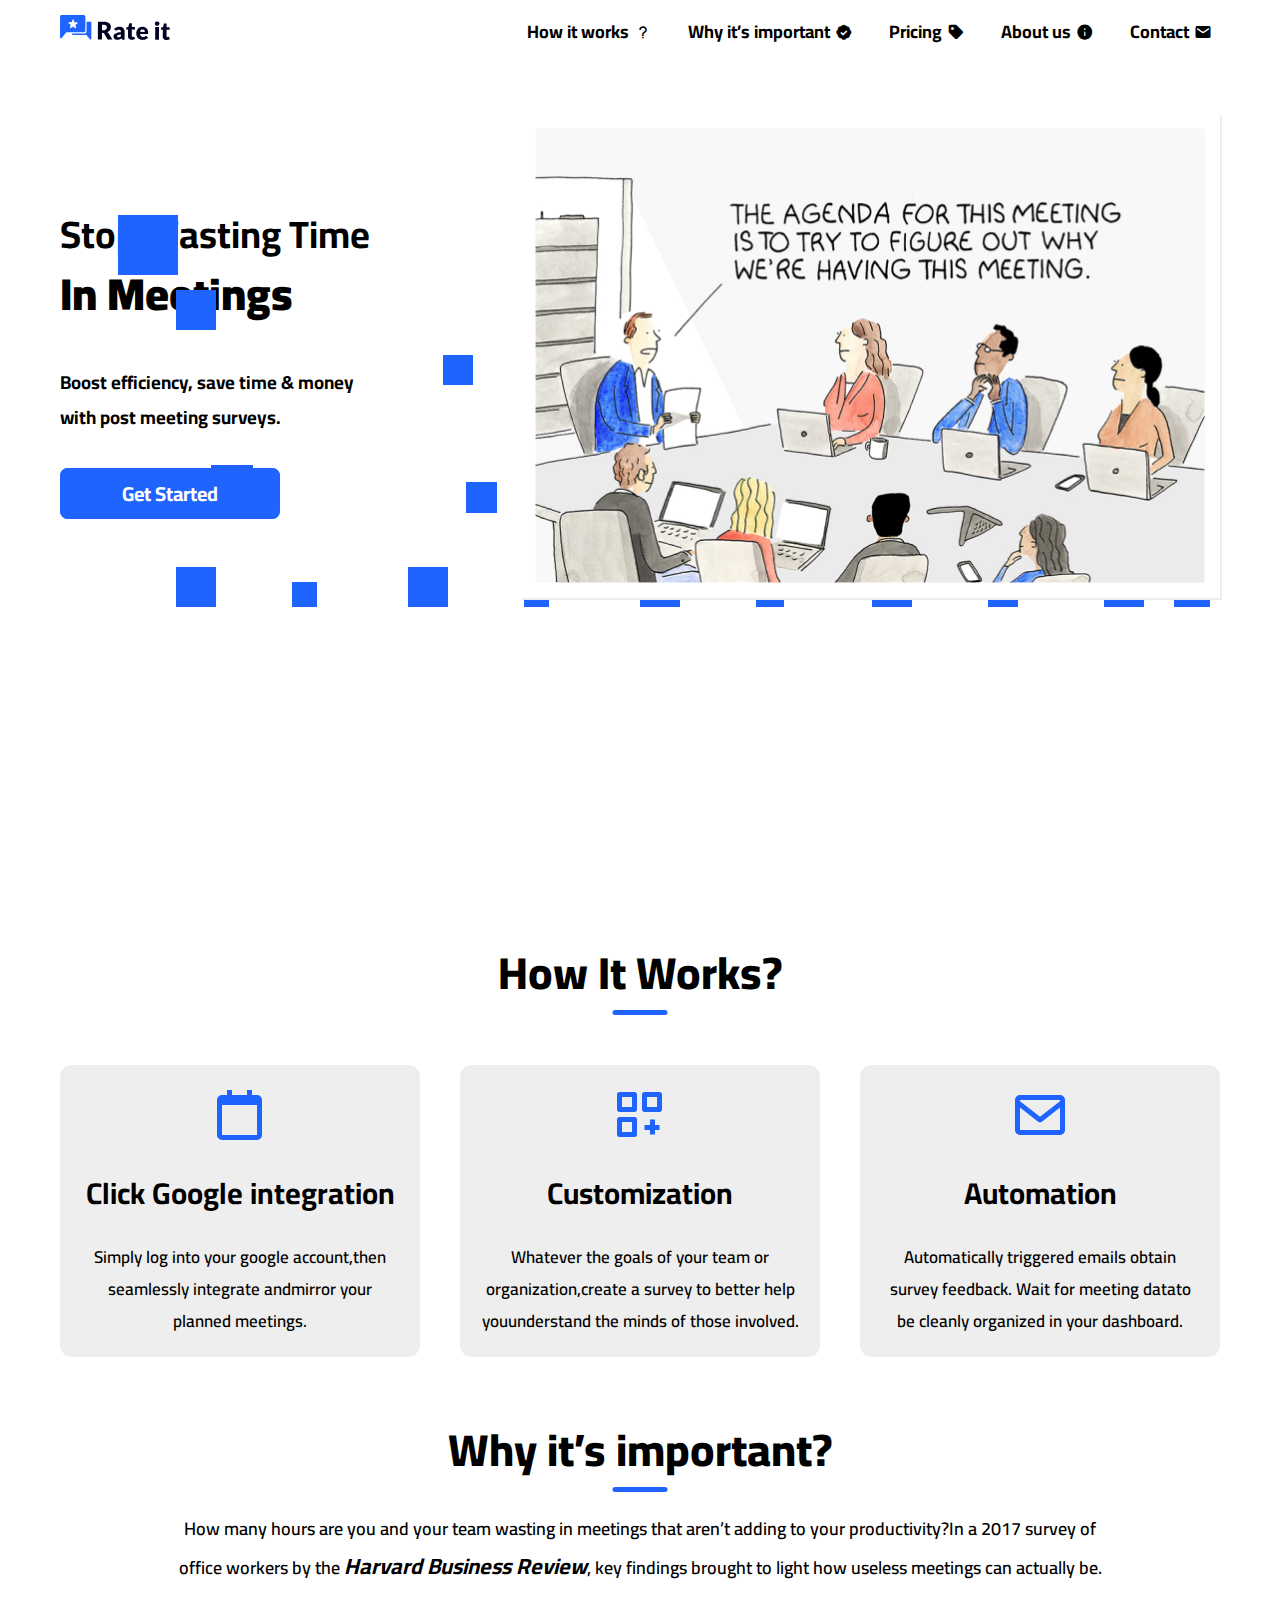
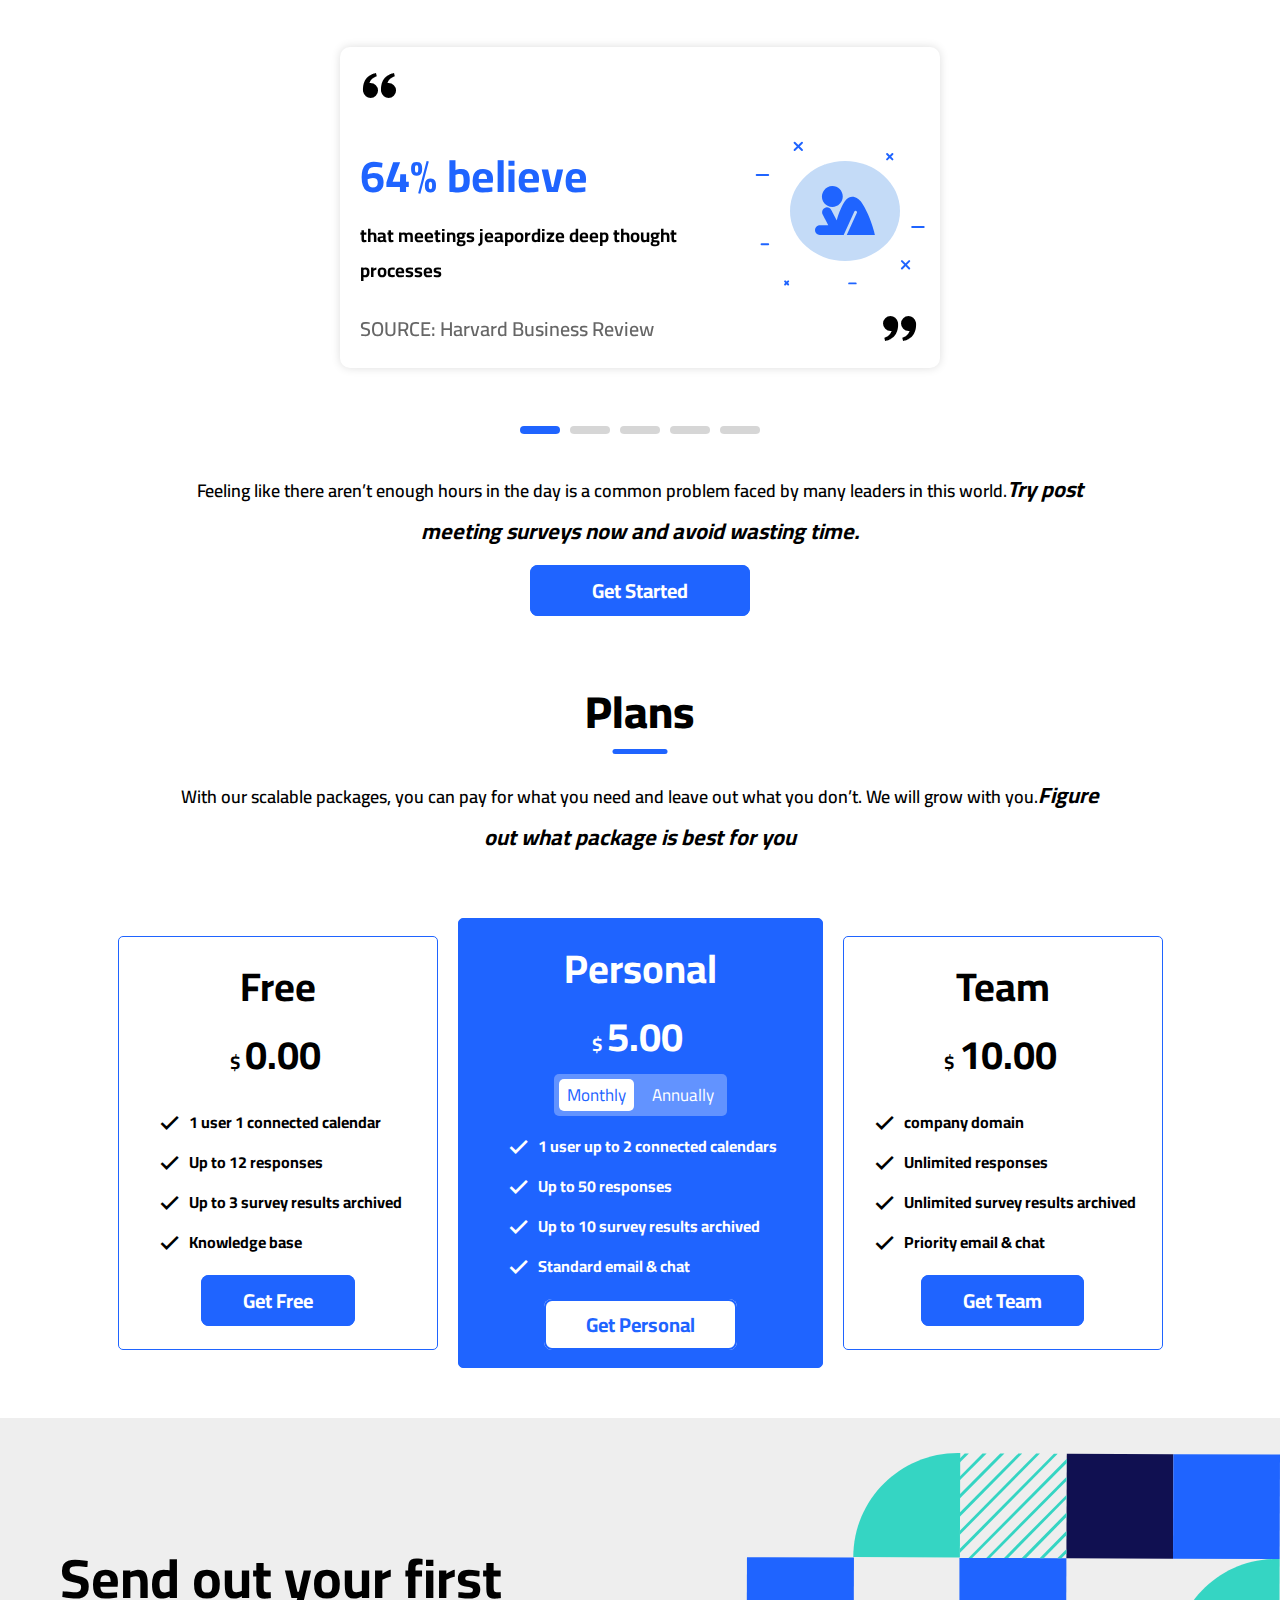
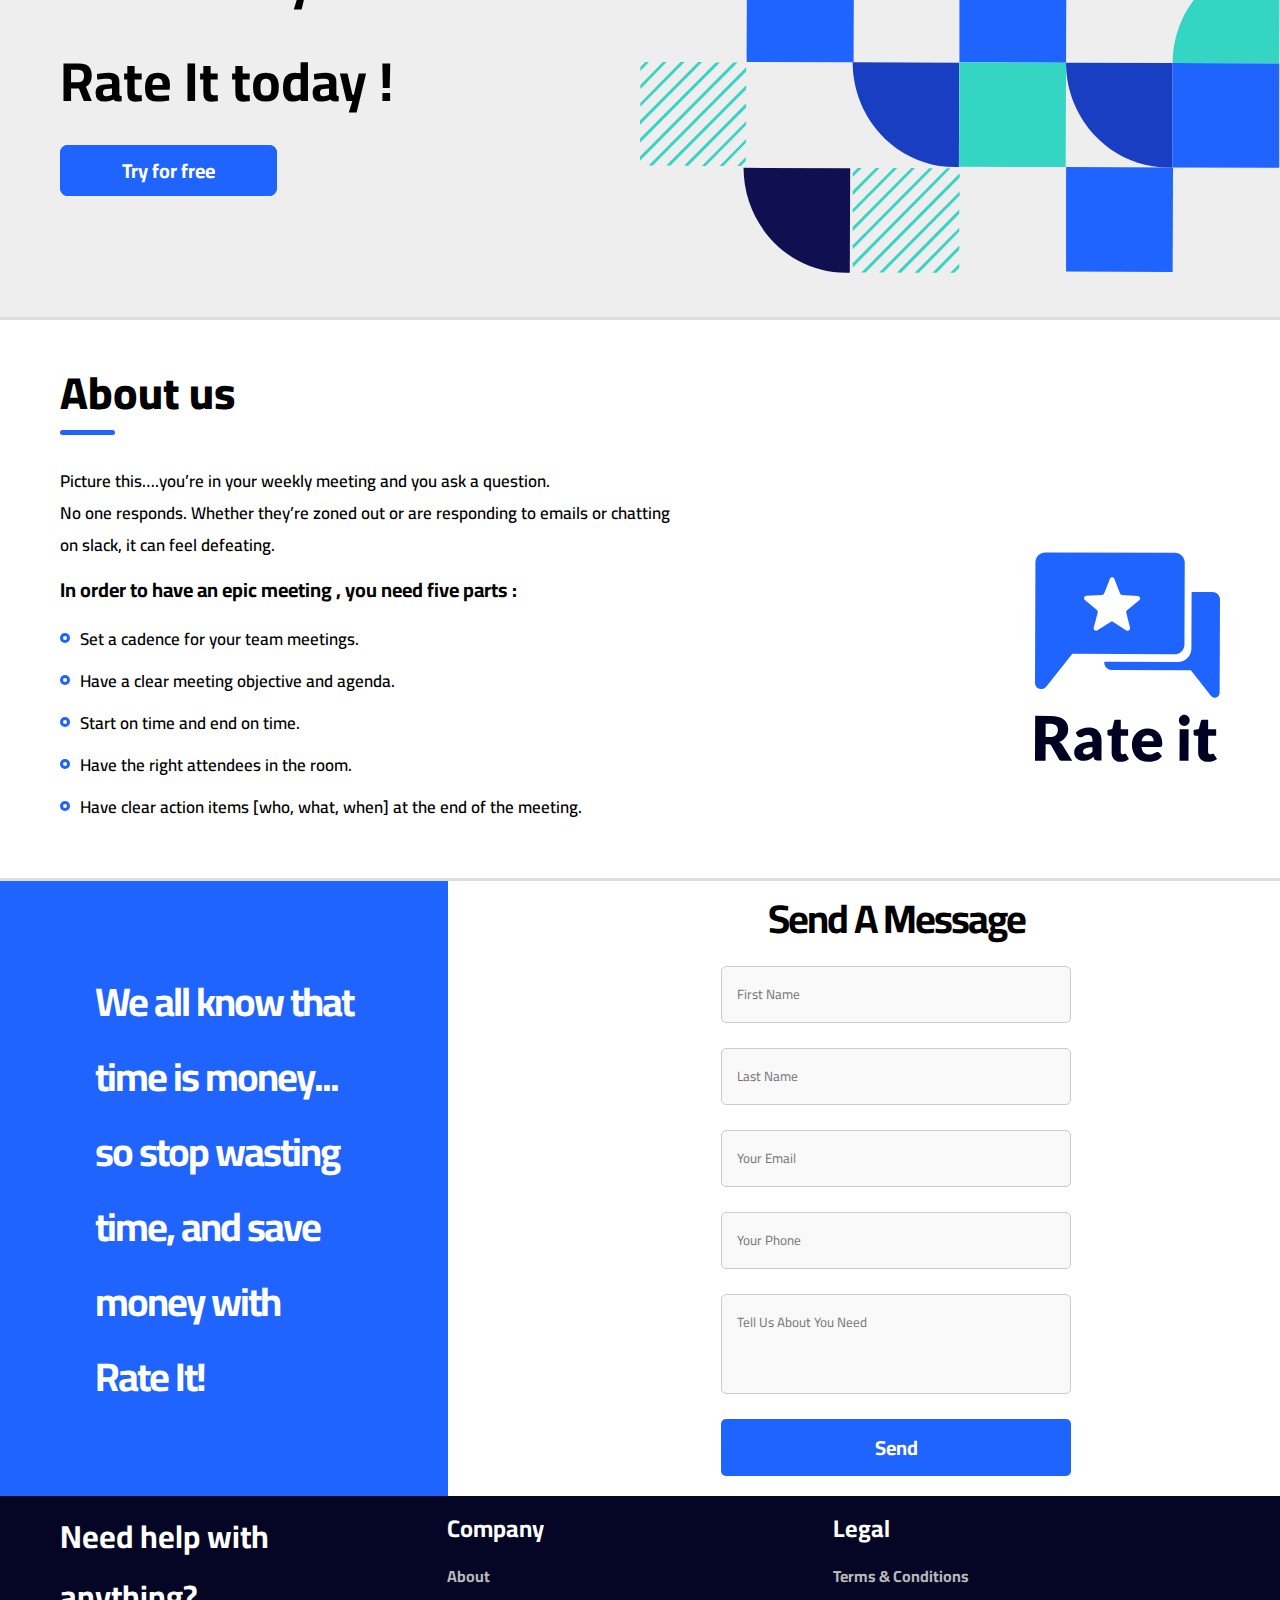
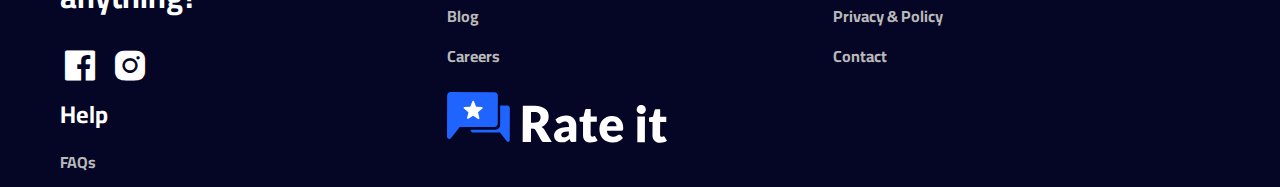
<file: index.html>
<!DOCTYPE html>
<html lang="en">
<head>
    <meta charset="UTF-8">
    <meta name="viewport" content="width=device-width, initial-scale=1.0">
    <link rel="preconnect" href="https://fonts.googleapis.com">
    <link rel="preconnect" href="https://fonts.gstatic.com" crossorigin>
    <link href="https://fonts.googleapis.com/css2?family=Cairo:wght@200..1000&display=swap" rel="stylesheet">
    <link href="https://unpkg.com/boxicons@2.1.4/css/boxicons.min.css" rel="stylesheet">
    <link rel="icon" href="Images/LOGO-ICON.svg">
    <link rel="stylesheet" href="CSS/owl.theme.default.min.css">
    <link rel="stylesheet" href="CSS/owl.carousel.min.css">
    <link rel="stylesheet" href="CSS/style.css">
    <title>Rate It</title>
</head>
<body>
    <div class="sections-container">
        <section class="section-one container" id="section-one">
            <header>
                <div class="logo">
                    <a href="#section-one">
                        <img src="Images/LOGO.svg" alt="">
                    </a>
                </div>
                <div class="navbar">
                    <ul>
                        <li>
                            <a href="#section-two">How it works <i class='bx bx-question-mark'></i></a>
                        </li>
                        <li>
                            <a href="#section-three">Why it’s important <i class='bx bxs-badge-check'></i></a>
                        </li>
                        <li>
                            <a href="#section-four">Pricing <i class='bx bxs-purchase-tag' ></i></a>
                        </li>
                        <li>
                            <a href="#section-six">About us <i class='bx bxs-info-circle'></i></a>
                        </li>
                        <li>
                            <a href="#section-seven">Contact <i class='bx bxs-envelope' ></i></a>
                        </li>
                    </ul>
                </div>
                <div class="bx bx-menu" id="menu-icon">
                </div>
            </header>
            <div class="section-one-content">
                <div class="section-one-text">
                    <h1>Stop Wasting Time<br>
                        <span>In Meetings</span>
                    </h1>
                    <h3>Boost efficiency, save time & money <br> with post meeting surveys.</h3>
                    <div class="section-one-button">
                        <a href="overview.html">Get Started</a>
                    </div>
                </div>
                <div class="section-one-image">
                    <img src="Images/CARTOON.png" alt="">
                </div>
                <div class="circles container">
                    <div></div>
                    <div></div>
                    <div></div>
                    <div></div>
                    <div></div>
                    <div></div>
                    <div></div>
                    <div></div>
                    <div></div>
                    <div></div>
                    <div></div>
                    <div></div>
                    <div></div>
                    <div></div>
                    <div></div>
                    <div></div>
                    <div></div>
                    <div></div>
                    <div></div>
                    <div></div>
                    <div></div>
                </div>
            </div>
        </section>
        <section class="section-two container" id="section-two">
            <h1>How It Works?</h1>
            <div class="section-two-container">
                <div class="section-two-box">
                    <i class='bx bx-calendar-alt' ></i>
                    <h2>Click Google integration</h2>
                    <p>Simply log into your google account,then seamlessly integrate andmirror your planned meetings.</p>
                </div>
                <div class="section-two-box">
                    <i class='bx bx-customize' ></i>
                    <h2>Customization</h2>
                    <p>Whatever the goals of your team or organization,create a survey to better help youunderstand the minds of those involved. </p>
                </div>
                <div class="section-two-box">
                    <i class='bx bx-envelope' ></i>
                    <h2>Automation</h2>
                    <p>Automatically triggered emails obtain survey feedback. Wait for meeting datato be cleanly organized in your dashboard.</p>
                </div>
            </div>
        </section>
        <section class="section-three container" id="section-three">
            <h1>Why it’s important?</h1>
            <p>How many hours are you and your team wasting in meetings that aren’t adding to your productivity?In a 2017 survey of office workers by the <span>Harvard Business Review</span>, key findings brought to light how useless meetings can actually be.</p>
            <div class="section-three-container owl-carousel owl-theme">
                <div class="section-three-box item">
                    <i class='bx bxs-quote-alt-left'></i>
                    <div class="section-three-text">
                        <h3><span>64% believe <br></span>that meetings jeapordize deep thought processes</h3>
                        <div class="section-three-image">
                            <img src="Images/Section3IMG1.svg" alt="">
                            <img src="Images/SECTION3BG.svg" class="sec3BG" alt="">
                        </div>
                    </div>
                    <div class="section-three-source">
                        <span>SOURCE: Harvard Business Review</span>
                        <i class='bx bxs-quote-alt-right'></i>
                    </div>
                </div>
                <div class="section-three-box item">
                    <i class='bx bxs-quote-alt-left'></i>
                    <div class="section-three-text">
                        <h3><span>60% felt <br></span>that meetings take time away from team bonding opportunities</h3>
                        <div class="section-three-image">
                            <img src="Images/Section3IMG2.svg" alt="">
                            <img src="Images/SECTION3BG.svg" class="sec3BG" alt="">
                        </div>
                    </div>
                    <div class="section-three-source">
                        <span>SOURCE: Harvard Business Review</span>
                        <i class='bx bxs-quote-alt-right'></i>
                    </div>
                </div>
                <div class="section-three-box item">
                    <i class='bx bxs-quote-alt-left'></i>
                    <div class="section-three-text">
                        <h3><span>80% said <br></span>meeting keep them  from completing their own work</h3>
                        <div class="section-three-image">
                            <img src="Images/Section3IMG3.svg" alt="">
                            <img src="Images/SECTION3BG.svg" class="sec3BG" alt="">
                        </div>
                    </div>
                    <div class="section-three-source">
                        <span>SOURCE: Harvard Business Review</span>
                        <i class='bx bxs-quote-alt-right'></i>
                    </div>
                </div>
                <div class="section-three-box item">
                    <i class='bx bxs-quote-alt-left'></i>
                    <div class="section-three-text">
                        <h3><span>71% find<br></span>meetings to be unproductive and inefficient productive</h3>
                        <div class="section-three-image">
                            <img src="Images/SECTION3IMG4.png" alt="">
                            <img src="Images/SECTION3BG.svg" class="sec3BG" alt="">
                        </div>
                    </div>
                    <div class="section-three-source">
                        <span>SOURCE: Harvard Business Review</span>
                        <i class='bx bxs-quote-alt-right'></i>
                    </div>
                </div>
                <div class="section-three-box item">
                    <i class='bx bxs-quote-alt-left'></i>
                    <div class="section-three-text">
                        <h3><span>Only 17%<br></span>of senior executives reported that their meeting swere a productive use of time</h3>
                        <div class="section-three-image">
                            <img src="Images/SECTION3IMG5.png" alt="">
                            <img src="Images/SECTION3BG.svg" class="sec3BG" alt="">
                        </div>
                    </div>
                    <div class="section-three-source">
                        <span>SOURCE: Harvard Business Review</span>
                        <i class='bx bxs-quote-alt-right'></i>
                    </div>
                </div>
            </div>
            <p>Feeling like there aren’t enough hours in the day is a common problem faced by many leaders in this world.<span>Try post meeting surveys now and avoid wasting time.</span></p>
            <div class="section-three-btn">
                <a href="overview.html">Get Started</a>
            </div>
        </section>
        <section class="section-four container" id="section-four">
            <h1>Plans</h1>
            <p>With our scalable packages, you can pay for what you need and leave out what you don’t. We will grow with you.<span>Figure out what package is best for you</span></p>
            <div class="section-four-container">
                <div class="section-four-card">
                    <h2>Free</h2>
                    <h3>$<span>0.00</span></h3>
                    <div class="section-four-features">
                        <div class="section-four-card-details">
                            <i class='bx bx-check'></i>
                            <h4>1 user 1 connected calendar</h4>
                        </div>
                        <div class="section-four-card-details">
                            <i class='bx bx-check'></i>
                            <h4>Up to 12 responses</h4>
                        </div>
                        <div class="section-four-card-details">
                            <i class='bx bx-check'></i>
                            <h4>Up to 3 survey results archived</h4>
                        </div>
                        <div class="section-four-card-details">
                            <i class='bx bx-check'></i>
                            <h4>Knowledge base</h4>
                        </div>
                    </div>
                    <div class="section-four-btn">
                        <a href="#">Get Free</a>
                    </div>
                </div>
                <div class="section-four-card two">
                    <h2>Personal</h2>
                    <h3>$<span>5.00</span></h3>
                    <ul class="sectionFourTabs">
                        <li class="sectionFourActive" data-content=".featuresOne">Monthly</li>
                        <li data-content=".featuresTwo">Annually</li>
                    </ul>
                    <div class="section-four-content">
                        <div class="section-four-features featuresOne">
                            <div class="section-four-card-details">
                                <i class='bx bx-check'></i>
                                <h4>1 user up to 2 connected calendars</h4>
                            </div>
                            <div class="section-four-card-details">
                                <i class='bx bx-check'></i>
                                <h4>Up to 50 responses</h4>
                            </div>
                            <div class="section-four-card-details">
                                <i class='bx bx-check'></i>
                                <h4>Up to 10 survey results archived</h4>
                            </div>
                            <div class="section-four-card-details">
                                <i class='bx bx-check'></i>
                                <h4>Standard email & chat</h4>
                            </div>
                        </div>
                        <div class="section-four-features featuresTwo">
                            <div class="section-four-card-details">
                                <i class='bx bx-check'></i>
                                <h4>4 user up to 10 connected calendars</h4>
                            </div>
                            <div class="section-four-card-details">
                                <i class='bx bx-check'></i>
                                <h4>Up to unlimited responses</h4>
                            </div>
                            <div class="section-four-card-details">
                                <i class='bx bx-check'></i>
                                <h4>Up to unlimited survey results</h4>
                            </div>
                            <div class="section-four-card-details">
                                <i class='bx bx-check'></i>
                                <h4>preconnect email & chat</h4>
                            </div>
                        </div>
                    </div>
                    <div class="section-four-btn two">
                        <a href="#">Get Personal</a>
                    </div>
                </div>
                <div class="section-four-card">
                    <h2>Team</h2>
                    <h3>$<span>10.00</span></h3>
                    <div class="section-four-features">
                        <div class="section-four-card-details">
                            <i class='bx bx-check'></i>
                            <h4>company domain</h4>
                        </div>
                        <div class="section-four-card-details">
                            <i class='bx bx-check'></i>
                            <h4>Unlimited responses</h4>
                        </div>
                        <div class="section-four-card-details">
                            <i class='bx bx-check'></i>
                            <h4>Unlimited survey results archived</h4>
                        </div>
                        <div class="section-four-card-details">
                            <i class='bx bx-check'></i>
                            <h4>Priority email & chat </h4>
                        </div>
                    </div>
                    <div class="section-four-btn">
                        <a href="#">Get Team</a>
                    </div>
                </div>
            </div>
        </section>
        <div class="section-five-containerr">
            <section class="section-five container" id="section-five">
                <div class="section-five-box">
                    <div class="section-five-text">
                        <h1>Send out your first <br> Rate It today !</h1>
                        <div class="section-five-button">
                            <a href="overview.html">Try for free</a>
                        </div>
                    </div>
                    <div class="section-five-image">
                        <img src="Images/SECTION5.svg" alt="">
                    </div>
                </div>
            </section>
        </div>
        <section class="section-six container" id="section-six">
            <h1>About us</h1>
            <div class="section-six-box">
                <div class="section-six-text">
                    <p>Picture this….you’re in your weekly meeting and you ask a question. <br>No one responds. Whether they’re zoned out or are responding to emails or chatting <br>on slack, it can feel defeating.</p>
                    <h4>In order to have an epic meeting , you need five parts :</h4>
                    <div class="section-six-spans">
                        <span>Set a cadence for your team meetings.</span>
                        <span>Have a clear meeting objective and agenda.</span>
                        <span>Start on time and end on time.</span>
                        <span>Have the right attendees in the room.</span>
                        <span>Have clear action items [who, what, when] at the end of the meeting.</span>
                    </div>
                </div>
                <div class="section-six-image">
                    <img src="Images/LOGO_ABOUT_US.svg" alt="">
                </div>
            </div>
        </section>
        <section class="section-seven" id="section-seven">
            <div class="contact container">
                <div class="contentContainer">
                    <div class="section-seven-content">
                        <h2>We all know that time is money... so stop wasting time, and save money with Rate It!</h2>
                    </div>
                </div>
                <div class="section-seven-content">
                    <div class="form-content">
                        <h2>Send A Message</h2>
                        <input class="con-input" type="text" placeholder="First Name" name="name">
                        <input class="con-input" type="text" placeholder="Last Name" name="name">
                        <input class="con-input" type="email" placeholder="Your Email" name="email">
                        <input class="con-input" type="text" placeholder="Your Phone" name="mobile">
                        <textarea class="con-input" placeholder="Tell Us About You Need" name="message"></textarea>
                        <input type="submit" value="Send">
                    </div>
                </div>
            </div>
        </section>
        <footer class="footer container">
            <div class="footer-box">
                <h1>Need help with <br> anything?</h1>
                <div class="footer-icons">
                    <a href="https://www.facebook.com/profile.php?id=61552702670893">
                        <i class='bx bxl-facebook-square'></i>
                    </a>
                    <a href="https://www.instagram.com/youssef_mohamed.93/"><i class='bx bxl-instagram-alt'></i></a>
                </div>
            </div>
            <div class="footer-box">
                <div class="footer-text">
                    <h2>Company</h2>
                    <h4>About</h4>
                    <h4>Blog</h4>
                    <h4>Careers</h4>
                </div>
            </div>
            <div class="footer-box">
                <div class="footer-text">
                    <h2>Legal</h2>
                    <h4>Terms & Conditions</h4>
                    <h4>Privacy & Policy</h4>
                    <h4>Contact</h4>
                </div>
            </div>
            <div class="footer-box">
                <div class="footer-text">
                    <h2>Help</h2>
                    <h4>FAQs</h4>
                </div>
            </div>
            <div class="footer-box">
                <a href="#section-one"><img src="Images/FOOTER.svg" alt=""></a>
            </div>
        </footer>
    </div>
    <button class="scrollToTop"><i class='bx bx-chevrons-up'></i></button>
    <script src="https://ajax.googleapis.com/ajax/libs/jquery/3.7.1/jquery.min.js"></script>
    <script src="JS/owl.carousel.min.js"></script>
    <script src="JS/main.js"></script>
</body>
</html>
</file>
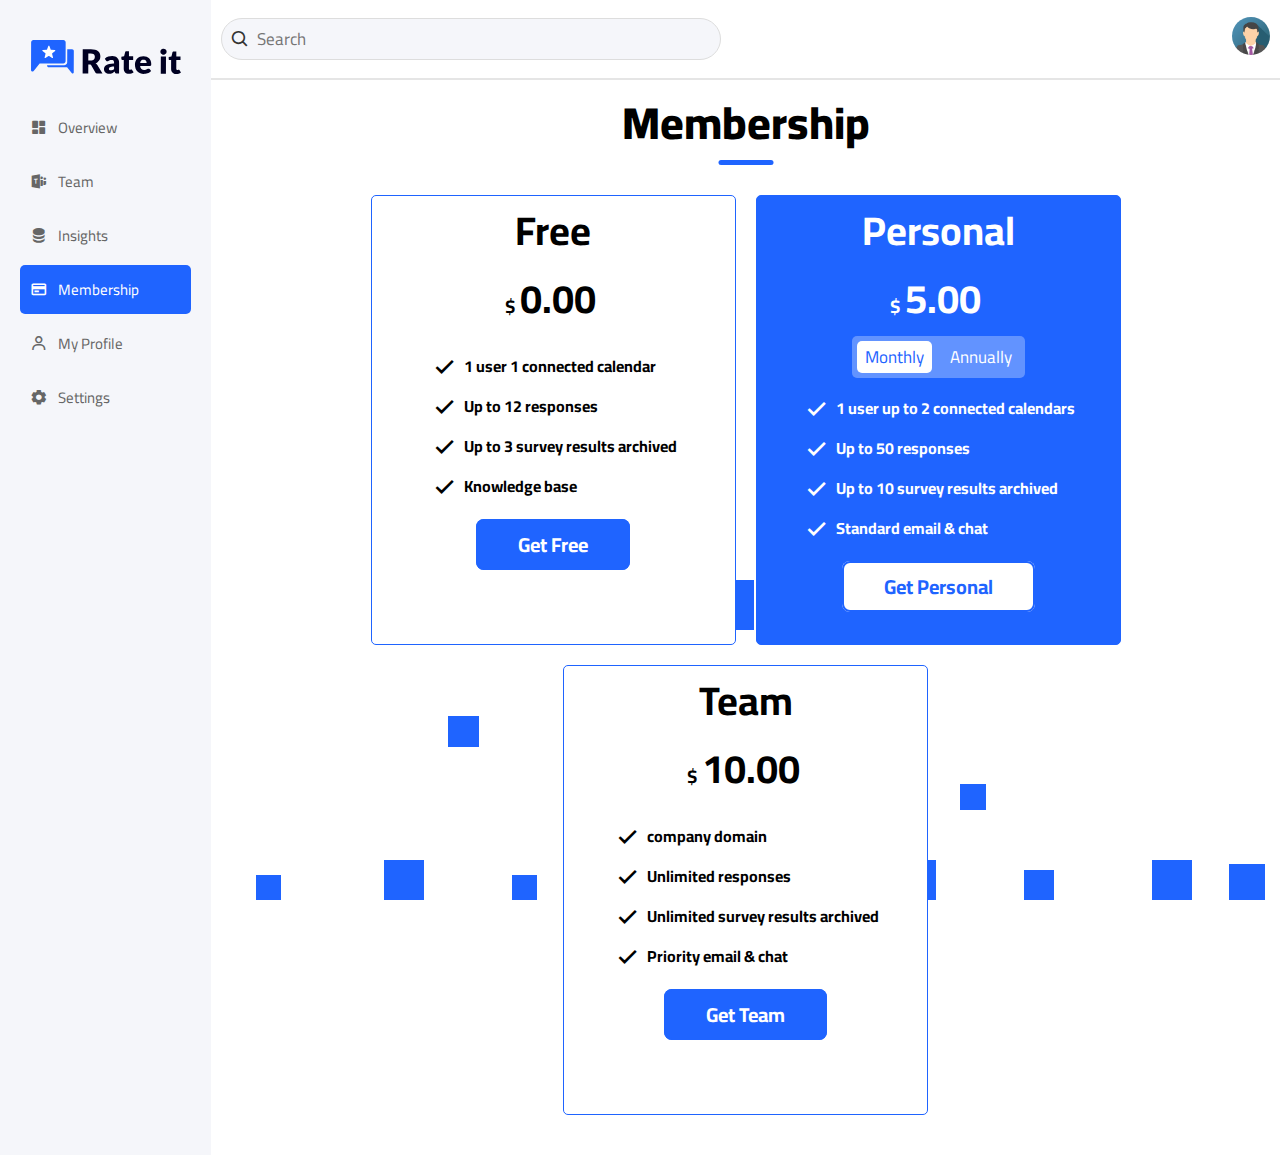
<file: membership.html>
<!DOCTYPE html>
<html lang="en">
<head>
    <meta charset="UTF-8">
    <meta name="viewport" content="width=device-width, initial-scale=1.0">
    <link rel="preconnect" href="https://fonts.googleapis.com">
    <link rel="preconnect" href="https://fonts.gstatic.com" crossorigin>
    <link href="https://fonts.googleapis.com/css2?family=Cairo:wght@200..1000&display=swap" rel="stylesheet">
    <link href="https://unpkg.com/boxicons@2.1.4/css/boxicons.min.css" rel="stylesheet">
    <link rel="icon" href="Images/LOGO-ICON.svg">
    <link rel="stylesheet" href="CSS/style.css">
    <title>Rate It</title>
</head>
<body>
    <div class="overview">
        <div class="overview-sidebar">
            <div class="overview-logo">
                <img src="Images/LOGO.svg" alt="" onclick="window.location.href = 'index.html' ">
            </div>
            <div class="mobile-logo">
                <img src="Images/LOGO-ICON.svg" alt="" onclick="window.location.href = 'index.html' ">
            </div>
            <ul>
                <li>
                    <a href="overview.html">
                        <i class='bx bxs-dashboard'></i>
                        <span>Overview</span>
                    </a>
                </li>
                <li>
                    <a href="team.html">
                        <i class='bx bxl-microsoft-teams'></i>
                        <span>Team</span>
                    </a>
                </li>
                <li>
                    <a href="#">
                        <i class='bx bxs-data'></i>
                        <span>Insights</span>
                    </a>
                </li>
                <li>
                    <a id="active" href="membership.html">
                        <i class='bx bx-credit-card'></i>
                        <span>Membership</span>
                    </a>
                </li>
                <li>
                    <a href="profile.html">
                        <i class='bx bx-user'></i>
                        <span>My Profile</span>
                    </a>
                </li>
                <li>
                    <a href="#">
                        <i class='bx bxs-cog'></i>
                        <span>Settings</span>
                    </a>
                </li>
            </ul>
        </div>
        <div class="overview-container">
            <div class="overview-header two">
                <div class="overview-search">
                    <i class='bx bx-search'></i>
                    <input type="search" placeholder="Search">
                </div>
                <div class="overview-profile">
                    <div class="overview-myprofile" onclick="toggleDropdownTwo()">
                        <img src="Images/PROFILE.png" alt="">
                        <div id="dropdownTwo" class="dropdown-myprofile m">
                            <a href="#">
                                <i class='bx bx-cog'></i>
                                <span>Settings</span>
                            </a>
                            <a href="#">
                                <i class='bx bx-log-in' ></i>
                                <span>Log Out</span>
                            </a>
                        </div>
                    </div>
                </div>
            </div>
            <section class="section-four m">
                <h1>Membership</h1>
                <div class="section-four-container m">
                    <div class="section-four-card m">
                        <h2>Free</h2>
                        <h3>$<span>0.00</span></h3>
                        <div class="section-four-features">
                            <div class="section-four-card-details m">
                                <i class='bx bx-check'></i>
                                <h4>1 user 1 connected calendar</h4>
                            </div>
                            <div class="section-four-card-details m">
                                <i class='bx bx-check'></i>
                                <h4>Up to 12 responses</h4>
                            </div>
                            <div class="section-four-card-details m">
                                <i class='bx bx-check'></i>
                                <h4>Up to 3 survey results archived</h4>
                            </div>
                            <div class="section-four-card-details m">
                                <i class='bx bx-check'></i>
                                <h4>Knowledge base</h4>
                            </div>
                        </div>
                        <div class="section-four-btn m">
                            <a href="#">Get Free</a>
                        </div>
                    </div>
                    <div class="section-four-card m two">
                        <h2>Personal</h2>
                        <h3>$<span>5.00</span></h3>
                        <ul class="sectionFourTabs">
                            <li class="sectionFourActive" data-content=".featuresOne">Monthly</li>
                            <li data-content=".featuresTwo">Annually</li>
                        </ul>
                        <div class="section-four-content">
                            <div class="section-four-features featuresOne">
                                <div class="section-four-card-details m">
                                    <i class='bx bx-check'></i>
                                    <h4>1 user up to 2 connected calendars</h4>
                                </div>
                                <div class="section-four-card-details m">
                                    <i class='bx bx-check'></i>
                                    <h4>Up to 50 responses</h4>
                                </div>
                                <div class="section-four-card-details m">
                                    <i class='bx bx-check'></i>
                                    <h4>Up to 10 survey results archived</h4>
                                </div>
                                <div class="section-four-card-details m">
                                    <i class='bx bx-check'></i>
                                    <h4>Standard email & chat</h4>
                                </div>
                            </div>
                            <div class="section-four-features featuresTwo">
                                <div class="section-four-card-details m">
                                    <i class='bx bx-check'></i>
                                    <h4>4 user up to 10 connected calendars</h4>
                                </div>
                                <div class="section-four-card-details m">
                                    <i class='bx bx-check'></i>
                                    <h4>Up to unlimited responses</h4>
                                </div>
                                <div class="section-four-card-details m">
                                    <i class='bx bx-check'></i>
                                    <h4>Up to unlimited survey results</h4>
                                </div>
                                <div class="section-four-card-details m">
                                    <i class='bx bx-check'></i>
                                    <h4>preconnect email & chat</h4>
                                </div>
                            </div>
                        </div>
                        <div class="section-four-btn m two">
                            <a href="#">Get Personal</a>
                        </div>
                    </div>
                    <div class="section-four-card m">
                        <h2>Team</h2>
                        <h3>$<span>10.00</span></h3>
                        <div class="section-four-features">
                            <div class="section-four-card-details m">
                                <i class='bx bx-check'></i>
                                <h4>company domain</h4>
                            </div>
                            <div class="section-four-card-details m">
                                <i class='bx bx-check'></i>
                                <h4>Unlimited responses</h4>
                            </div>
                            <div class="section-four-card-details m">
                                <i class='bx bx-check'></i>
                                <h4>Unlimited survey results archived</h4>
                            </div>
                            <div class="section-four-card-details m">
                                <i class='bx bx-check'></i>
                                <h4>Priority email & chat </h4>
                            </div>
                        </div>
                        <div class="section-four-btn m">
                            <a href="#">Get Team</a>
                        </div>
                    </div>
                </div>
            </section>
            <div class="circles m">
                <div></div>
                <div></div>
                <div></div>
                <div></div>
                <div></div>
                <div></div>
                <div></div>
                <div></div>
                <div></div>
                <div></div>
                <div></div>
                <div></div>
                <div></div>
                <div></div>
                <div></div>
                <div></div>
                <div></div>
                <div></div>
                <div></div>
                <div></div>
                <div></div>
            </div>
        </div>
    </div>
    <script src="JS/third.js"></script>
</body>
</html>
</file>
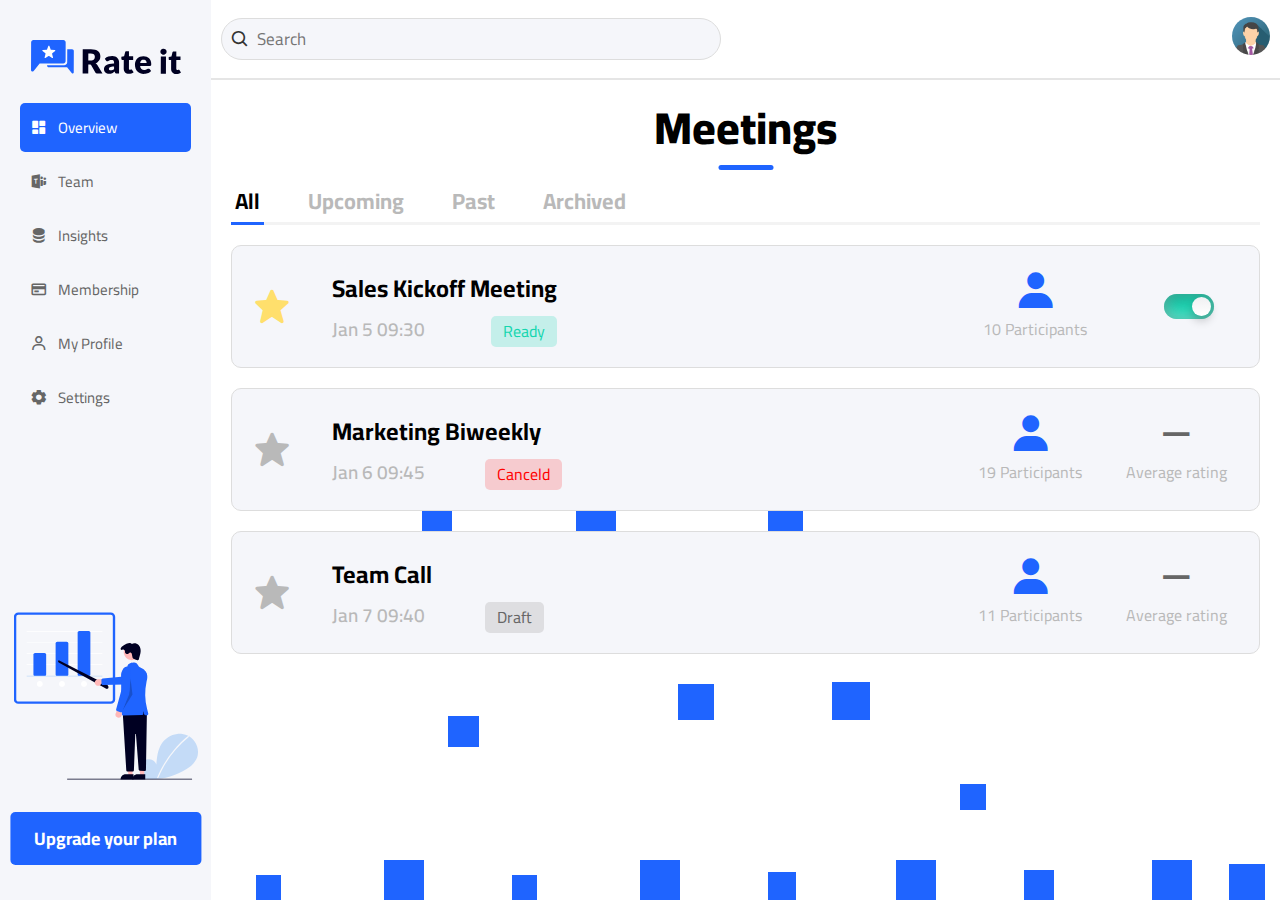
<file: overview.html>
<!DOCTYPE html>
<html lang="en">
<head>
    <meta charset="UTF-8">
    <meta name="viewport" content="width=device-width, initial-scale=1.0">
    <link rel="preconnect" href="https://fonts.googleapis.com">
    <link rel="preconnect" href="https://fonts.gstatic.com" crossorigin>
    <link href="https://fonts.googleapis.com/css2?family=Cairo:wght@200..1000&display=swap" rel="stylesheet">
    <link href="https://unpkg.com/boxicons@2.1.4/css/boxicons.min.css" rel="stylesheet">
    <link rel="icon" href="Images/LOGO-ICON.svg">
    <link rel="stylesheet" href="CSS/style.css">
    <title>Rate It</title>
</head>
<body>
    <div class="overview">
        <div class="overview-sidebar">
            <div class="overview-logo">
                <img src="Images/LOGO.svg" alt="" onclick="window.location.href = 'index.html' ">
            </div>
            <div class="mobile-logo">
                <img src="Images/LOGO-ICON.svg" alt="" onclick="window.location.href = 'index.html' ">
            </div>
            <ul>
                <li>
                    <a id="active" href="overview.html">
                        <i class='bx bxs-dashboard'></i>
                        <span>Overview</span>
                    </a>
                </li>
                <li>
                    <a href="team.html">
                        <i class='bx bxl-microsoft-teams'></i>
                        <span>Team</span>
                    </a>
                </li>
                <li>
                    <a href="#">
                        <i class='bx bxs-data'></i>
                        <span>Insights</span>
                    </a>
                </li>
                <li>
                    <a calss="active" href="membership.html">
                        <i class='bx bx-credit-card'></i>
                        <span>Membership</span>
                    </a>
                </li>
                <li>
                    <a href="profile.html">
                        <i class='bx bx-user'></i>
                        <span>My Profile</span>
                    </a>
                </li>
                <li>
                    <a href="#">
                        <i class='bx bxs-cog'></i>
                        <span>Settings</span>
                    </a>
                </li>
            </ul>
            <div class="overview-sidebar-image">
                <img src="Images/OVERVIEW.svg" alt="">
            </div>
            <div class="overview-sidebar-btn">
                <a href="membership.html">Upgrade your plan</a>
            </div>
        </div>
        <div class="overview-container">
            <div class="overview-header two">
                <div class="overview-search">
                    <i class='bx bx-search'></i>
                    <input type="search" placeholder="Search">
                </div>
                <div class="overview-profile">
                    <div class="overview-myprofile" onclick="toggleDropdownTwo()">
                        <img src="Images/PROFILE.png" alt="">
                        <div id="dropdownTwo" class="dropdown-myprofile">
                            <a href="#">
                                <i class='bx bx-cog'></i>
                                <span>Settings</span>
                            </a>
                            <a href="#">
                                <i class='bx bx-log-in' ></i>
                                <span>Log Out</span>
                            </a>
                        </div>
                    </div>
                </div>
            </div>
            <div class="overview-content">
                <h1>Meetings</h1>
                <ul>
                    <li>
                        <a href="#" class="active-meeting">All</a>
                    </li>
                    <li>
                        <a href="#" data-content=".one">Upcoming</a>
                    </li>
                    <li>
                        <a href="#" data-content="#two">Past</a>
                    </li>
                    <li>
                        <a href="#" data-content=".three">Archived</a>
                    </li>
                </ul>
                <div class="overview-box-container">
                    <div class="overview-box one">
                        <div class="overview-text">
                            <i class='bx bxs-star gold' id="starIcon"></i>
                            <div class="overview-box-text">
                                <h2>Sales Kickoff Meeting</h2>
                                <div class="box-text">
                                    <p>Jan 5 09:30</p>
                                    <span id="status">Ready</span>
                                </div>
                            </div>
                        </div>
                        <div class="overview-text-two">
                            <div class="text-two-icon"  style="margin-right: 45px;">
                                <i class='bx bxs-user'></i>
                                <span>10 Participants</span>
                            </div>
                            <div class="checkBoxLabel">
                                <input type="checkbox" id="checkbox" checked> 
                                <label for="checkbox" id="check"></label>
                            </div>
                        </div>
                    </div>
                    <div class="overview-box" id="two">
                        <div class="overview-text">
                            <i class='bx bxs-star' id="starIcon2"></i>
                            <div class="overview-box-text">
                                <h2>Marketing Biweekly</h2>
                                <div class="box-text">
                                    <p>Jan 6 09:45</p>
                                    <span class="cancel-span">Canceld</span>
                                </div>
                            </div>
                        </div>
                        <div class="overview-text-two">
                            <div class="text-two-icon">
                                <i class='bx bxs-user' ></i>
                                <span>19 Participants</span>
                            </div>
                            <div class="text-icon-two">
                                <i class='bx bx-minus'></i>
                                <span>Average rating</span>
                            </div>
                        </div>
                    </div>
                    <div class="overview-box three">
                        <div class="overview-text">
                            <i class='bx bxs-star' id="starIcon3"></i>
                            <div class="overview-box-text">
                                <h2>Team Call</h2>
                                <div class="box-text">
                                    <p>Jan 7 09:40</p>
                                    <span class="draft-span">Draft</span>
                                </div>
                            </div>
                        </div>
                        <div class="overview-text-two">
                            <div class="text-two-icon">
                                <i class='bx bxs-user' ></i>
                                <span>11 Participants</span>
                            </div>
                            <div class="text-icon-two">
                                <i class='bx bx-minus'></i>
                                <span>Average rating</span>
                            </div>
                        </div>
                    </div>
                </div>
                <div class="circles two">
                    <div></div>
                    <div></div>
                    <div></div>
                    <div></div>
                    <div></div>
                    <div></div>
                    <div></div>
                    <div></div>
                    <div></div>
                    <div></div>
                    <div></div>
                    <div></div>
                    <div></div>
                    <div></div>
                    <div></div>
                    <div></div>
                    <div></div>
                    <div></div>
                    <div></div>
                    <div></div>
                    <div></div>
                </div>
            </div>
        </div>
    </div>
    <script src="JS/second.js"></script>
</body>
</html>
</file>
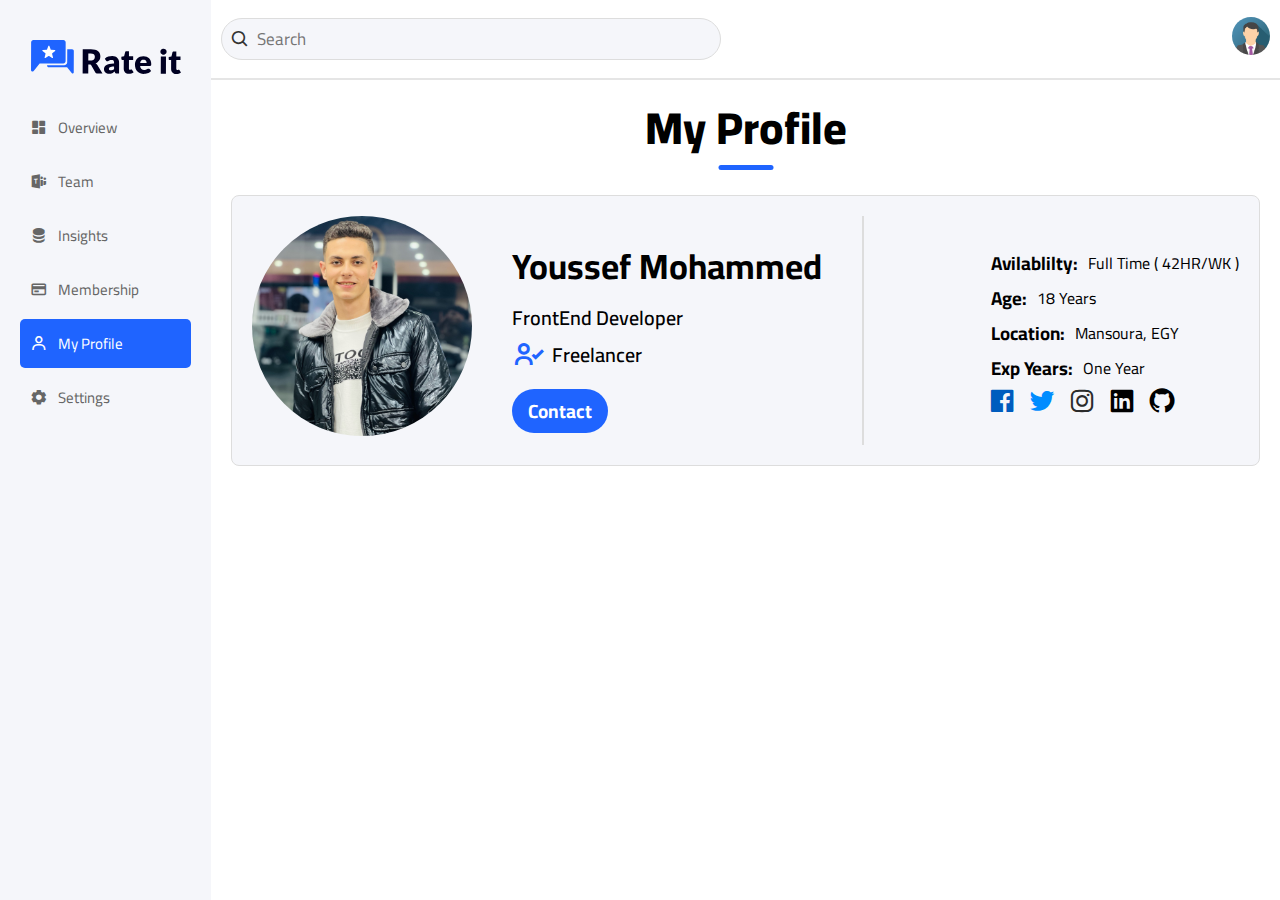
<file: profile.html>
<!DOCTYPE html>
<html lang="en">
<head>
    <meta charset="UTF-8">
    <meta name="viewport" content="width=device-width, initial-scale=1.0">
    <link rel="preconnect" href="https://fonts.googleapis.com">
    <link rel="preconnect" href="https://fonts.gstatic.com" crossorigin>
    <link href="https://fonts.googleapis.com/css2?family=Cairo:wght@200..1000&display=swap" rel="stylesheet">
    <link href="https://unpkg.com/boxicons@2.1.4/css/boxicons.min.css" rel="stylesheet">
    <link rel="icon" href="Images/LOGO-ICON.svg">
    <link rel="stylesheet" href="CSS/style.css">
    <title>Rate It</title>
</head>
<body>
    <div class="overview">
        <div class="overview-sidebar">
            <div class="overview-logo">
                <img src="Images/LOGO.svg" alt="" onclick="window.location.href = 'index.html' ">
            </div>
            <div class="mobile-logo">
                <img src="Images/LOGO-ICON.svg" alt="" onclick="window.location.href = 'index.html' ">
            </div>
            <ul>
                <li>
                    <a href="overview.html">
                        <i class='bx bxs-dashboard'></i>
                        <span>Overview</span>
                    </a>
                </li>
                <li>
                    <a href="team.html">
                        <i class='bx bxl-microsoft-teams'></i>
                        <span>Team</span>
                    </a>
                </li>
                <li>
                    <a href="#">
                        <i class='bx bxs-data'></i>
                        <span>Insights</span>
                    </a>
                </li>
                <li>
                    <a calss="active" href="membership.html">
                        <i class='bx bx-credit-card'></i>
                        <span>Membership</span>
                    </a>
                </li>
                <li>
                    <a id="active" href="profile.html">
                        <i class='bx bx-user'></i>
                        <span>My Profile</span>
                    </a>
                </li>
                <li>
                    <a href="#">
                        <i class='bx bxs-cog'></i>
                        <span>Settings</span>
                    </a>
                </li>
            </ul>
        </div>
        <div class="overview-container">
            <div class="overview-header two">
                <div class="overview-search">
                    <i class='bx bx-search'></i>
                    <input type="search" placeholder="Search">
                </div>
                <div class="overview-profile">
                    <div class="overview-myprofile" onclick="toggleDropdownTwo()">
                        <img src="Images/PROFILE.png" alt="">
                        <div id="dropdownTwo" class="dropdown-myprofile">
                            <a href="#">
                                <i class='bx bx-cog'></i>
                                <span>Settings</span>
                            </a>
                            <a href="#">
                                <i class='bx bx-log-in' ></i>
                                <span>Log Out</span>
                            </a>
                        </div>
                    </div>
                </div>
            </div>
            <h1>My Profile</h1>
            <div class="profile-content">
                <div class="profile-grid-container">
                    <div class="profile-box">
                        <div class="profile-text-content">
                            <div class="profile-image">
                                <img src="Images/Me.jpg" alt="">
                            </div>
                            <div class="profile-text">
                                <h2>Youssef Mohammed</h2>
                                <p class="job-title">FrontEnd Developer</p>
                                <span class="freelance"><i class='bx bx-user-check'></i>Freelancer</span>
                                <div class="profile-btn">
                                    <a href="#">Contact</a>
                                </div>
                            </div>
                        </div>
                        <div class="profile-text-content-two">
                            <div class="profile-text-boxs">
                                <div class="profile-text-box">
                                    <h3>Avilablilty:</h3>
                                    <span>Full Time ( 42HR/WK )</span>
                                </div>
                                <div class="profile-text-box">
                                    <h3>Age:</h3>
                                    <span>18 Years</span>
                                </div>
                                <div class="profile-text-box">
                                    <h3>Location:</h3>
                                    <span>Mansoura, EGY</span>
                                </div>
                                <div class="profile-text-box">
                                    <h3>Exp Years:</h3>
                                    <span>One Year</span>
                                </div>
                            </div>
                            <div class="my-profile-social">
                                <i class='bx bxl-facebook-square'></i>
                                <i class='bx bxl-twitter'></i>
                                <i class='bx bxl-instagram'></i>
                                <i class='bx bxl-linkedin-square'></i>
                                <i class='bx bxl-github'></i>
                            </div>
                        </div>
                    </div>
                </div>
            </div>
        </div>
    </div>
    <script src="JS/second.js"></script>
</body>
</html>
</file>
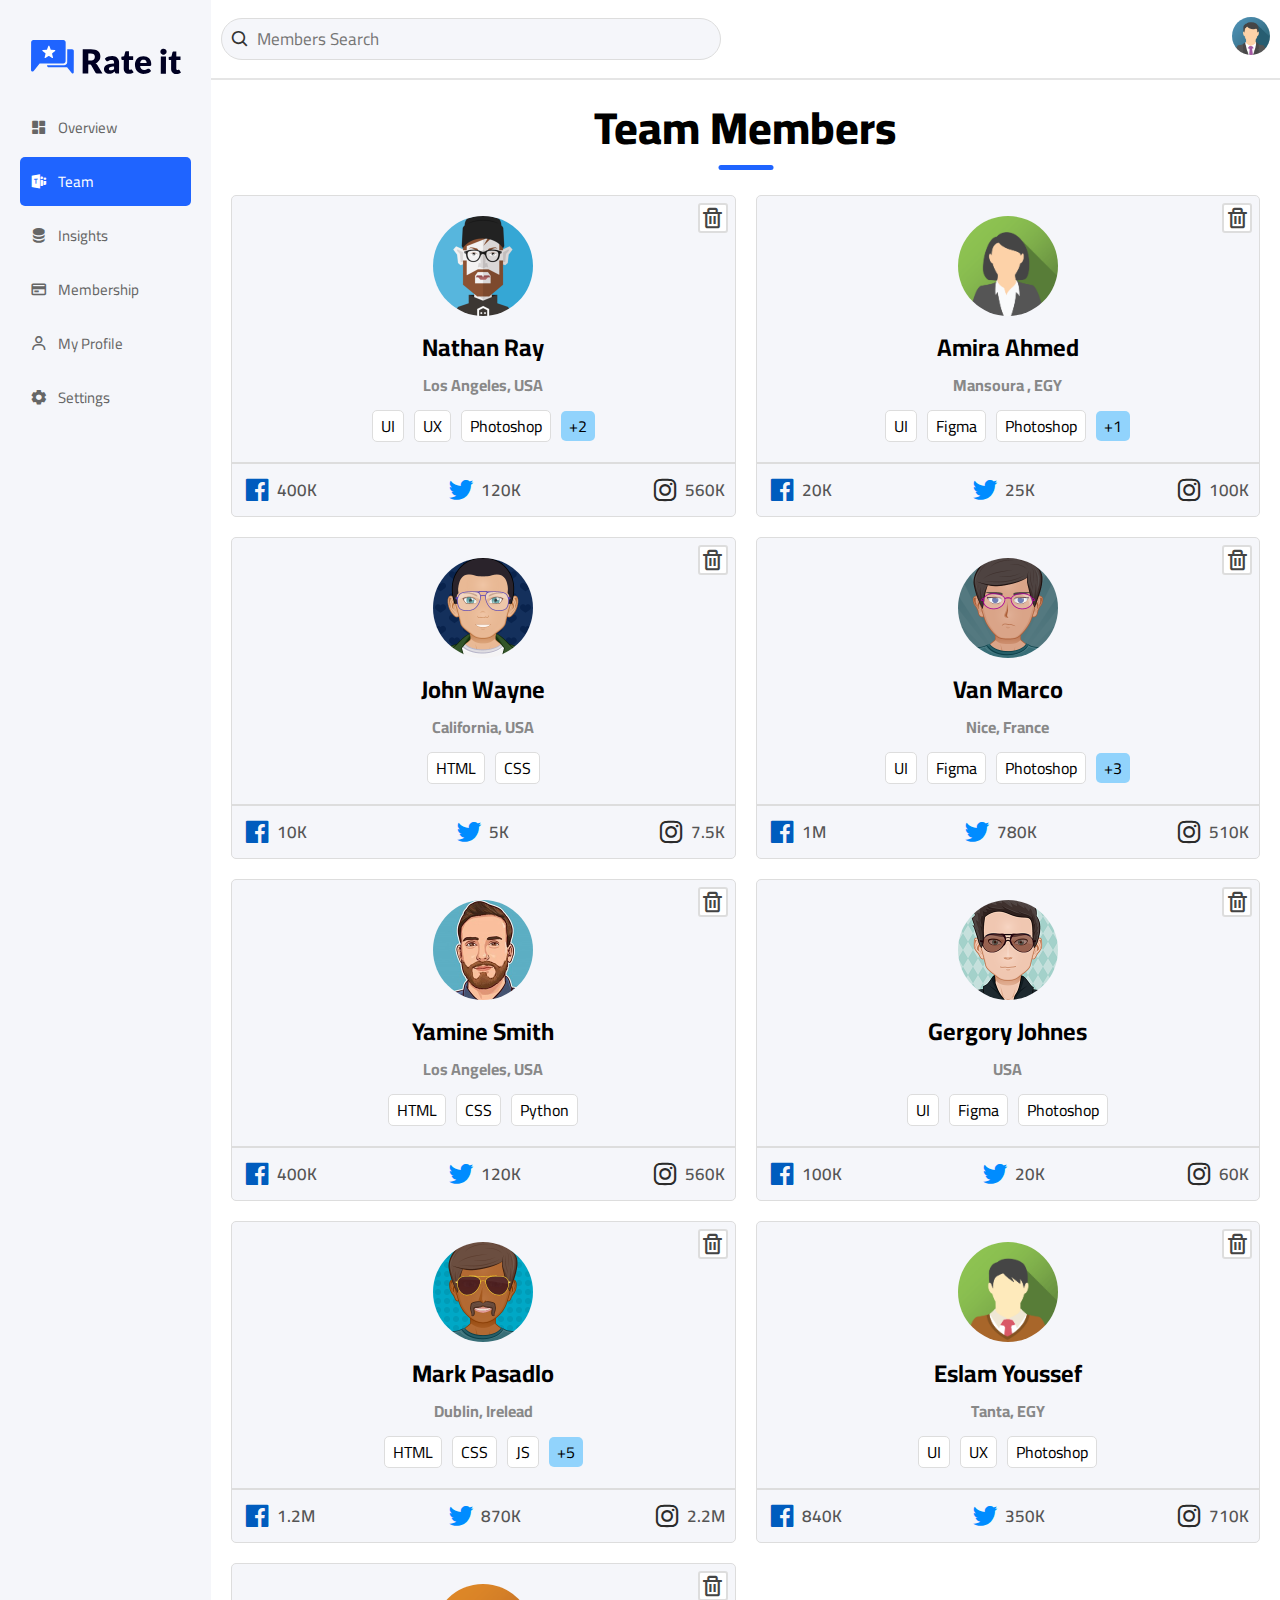
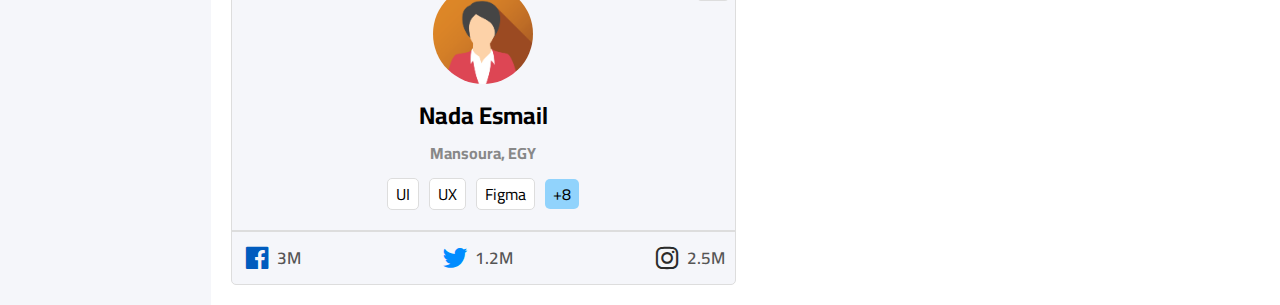
<file: team.html>
<!DOCTYPE html>
<html lang="en">
<head>
    <meta charset="UTF-8">
    <meta name="viewport" content="width=device-width, initial-scale=1.0">
    <link rel="preconnect" href="https://fonts.googleapis.com">
    <link rel="preconnect" href="https://fonts.gstatic.com" crossorigin>
    <link href="https://fonts.googleapis.com/css2?family=Cairo:wght@200..1000&display=swap" rel="stylesheet">
    <link href="https://unpkg.com/boxicons@2.1.4/css/boxicons.min.css" rel="stylesheet">
    <link rel="icon" href="Images/LOGO-ICON.svg">
    <link rel="stylesheet" href="CSS/style.css">
    <title>Rate It</title>
</head>
<body>
    <div class="overview">
        <div class="overview-sidebar">
            <div class="overview-logo">
                <img src="Images/LOGO.svg" alt="" onclick="window.location.href = 'index.html' ">
            </div>
            <div class="mobile-logo">
                <img src="Images/LOGO-ICON.svg" alt="" onclick="window.location.href = 'index.html' ">
            </div>
            <ul>
                <li>
                    <a href="overview.html">
                        <i class='bx bxs-dashboard'></i>
                        <span>Overview</span>
                    </a>
                </li>
                <li>
                    <a id="active" href="team.html">
                        <i class='bx bxl-microsoft-teams'></i>
                        <span>Team</span>
                    </a>
                </li>
                <li>
                    <a href="#">
                        <i class='bx bxs-data'></i>
                        <span>Insights</span>
                    </a>
                </li>
                <li>
                    <a href="membership.html">
                        <i class='bx bx-credit-card'></i>
                        <span>Membership</span>
                    </a>
                </li>
                <li>
                    <a href="profile.html">
                        <i class='bx bx-user'></i>
                        <span>My Profile</span>
                    </a>
                </li>
                <li>
                    <a href="#">
                        <i class='bx bxs-cog'></i>
                        <span>Settings</span>
                    </a>
                </li>
            </ul>
        </div>
        <div class="overview-container">
            <div class="overview-header two">
                <div class="overview-search">
                    <i class='bx bx-search'></i>
                    <input type="text" placeholder="Members Search" id="searchInput">
                    <i class='bx bxs-x-square' id="closeIcon"></i>
                </div>
                <div class="overview-profile">
                    <div class="overview-myprofile" onclick="toggleDropdownTwo()">
                        <img src="Images/PROFILE.png" alt="">
                        <div id="dropdownTwo" class="dropdown-myprofile m">
                            <a href="#">
                                <i class='bx bx-cog'></i>
                                <span>Settings</span>
                            </a>
                            <a href="#">
                                <i class='bx bx-log-in' ></i>
                                <span>Log Out</span>
                            </a>
                        </div>
                    </div>
                </div>
            </div>
            <h1>Team Members</h1>
            <div class="overview-card-container">
                <div class="overview-card">
                    <div class="overview-card-details-icon">
                        <i class='bx bx-trash' onclick="showPopup(this)"></i>
                    </div>
                    <div id="deletePopup" class="popup" style="display: none;">
                        <div class="popup-content"> <!-- This wrapper represents the actual popup content -->
                            <div class="options">
                                <h2>Are You Sure You Want To Remove This Member?</h2>
                                <div class="button-options">
                                    <button id="confirmDelete" onclick="confirmDelete()">Yes, Delete</button>
                                    <button id="cancelDelete" onclick="hidePopup()">Cancel</button>
                                </div>
                            </div>
                        </div>
                    </div>                    
                    <div class="overview-card-image">
                        <img src="Images/AVA1.png" alt="">
                    </div>
                    <div class="overview-card-name">
                        <h2>Nathan Ray</h2>
                        <h4>Los Angeles, USA</h4>
                    </div>
                    <div class="overview-member-skills">
                        <a href="#">UI</a>
                        <a href="#">UX</a>
                        <a href="#">Photoshop</a>
                        <span>+2</span>
                    </div>
                    <div class="overview-member-social">
                        <div class="overview-member-social-child">
                            <i class='bx bxl-facebook-square'></i>
                            <span>400K</span>
                        </div>
                        <div class="overview-member-social-child">
                            <i class='bx bxl-twitter' ></i>
                            <span>120K</span>
                        </div>
                        <div class="overview-member-social-child">
                            <i class='bx bxl-instagram' ></i>
                            <span>560K</span>
                        </div>
                    </div>
                </div>
                <div class="overview-card">
                    <div class="overview-card-details-icon">
                        <i class='bx bx-trash' onclick="showPopup(this)"></i>
                    </div>
                    <div id="deletePopup" class="popup" style="display: none;">
                        <div class="options">
                            <h2>Are You Sure You Want To Remove This Member?</h2>
                            <div class="button-options">
                                <button id="confirmDelete" onclick="confirmDelete()">Yes, Delete</button>
                                <button id="cancelDelete" onclick="hidePopup()">Cancel</button>
                            </div>
                        </div>
                    </div>
                    <div class="overview-card-image">
                        <img src="Images/AVA7.png" alt="">
                    </div>
                    <div class="overview-card-name">
                        <h2>Amira Ahmed</h2>
                        <h4>Mansoura , EGY</h4>
                    </div>
                    <div class="overview-member-skills">
                        <a href="#">UI</a>
                        <a href="#">Figma</a>
                        <a href="#">Photoshop</a>
                        <span>+1</span>
                    </div>
                    <div class="overview-member-social">
                        <div class="overview-member-social-child">
                            <i class='bx bxl-facebook-square'></i>
                            <span>20K</span>
                        </div>
                        <div class="overview-member-social-child">
                            <i class='bx bxl-twitter' ></i>
                            <span>25K</span>
                        </div>
                        <div class="overview-member-social-child">
                            <i class='bx bxl-instagram' ></i>
                            <span>100K</span>
                        </div>
                    </div>
                </div>
                <div class="overview-card">
                    <div class="overview-card-details-icon">
                        <i class='bx bx-trash' onclick="showPopup(this)"></i>
                    </div>
                    <div id="deletePopup" class="popup" style="display: none;">
                        <div class="options">
                            <h2>Are You Sure You Want To Remove This Member?</h2>
                            <div class="button-options">
                                <button id="confirmDelete" onclick="confirmDelete()">Yes, Delete</button>
                                <button id="cancelDelete" onclick="hidePopup()">Cancel</button>
                            </div>
                        </div>
                    </div>
                    <div class="overview-card-image">
                        <img src="Images/AVA3.png" alt="">
                    </div>
                    <div class="overview-card-name">
                        <h2>John Wayne</h2>
                        <h4>California, USA</h4>
                    </div>
                    <div class="overview-member-skills">
                        <a href="#">HTML</a>
                        <a href="#">CSS</a>
                    </div>
                    <div class="overview-member-social">
                        <div class="overview-member-social-child">
                            <i class='bx bxl-facebook-square'></i>
                            <span>10K</span>
                        </div>
                        <div class="overview-member-social-child">
                            <i class='bx bxl-twitter' ></i>
                            <span>5K</span>
                        </div>
                        <div class="overview-member-social-child">
                            <i class='bx bxl-instagram' ></i>
                            <span>7.5K</span>
                        </div>
                    </div>
                </div>
                <div class="overview-card">
                    <div class="overview-card-details-icon">
                        <i class='bx bx-trash' onclick="showPopup(this)"></i>
                    </div>
                    <div id="deletePopup" class="popup" style="display: none;">
                        <div class="options">
                            <h2>Are You Sure You Want To Remove This Member?</h2>
                            <div class="button-options">
                                <button id="confirmDelete" onclick="confirmDelete()">Yes, Delete</button>
                                <button id="cancelDelete" onclick="hidePopup()">Cancel</button>
                            </div>
                        </div>
                    </div>
                    <div class="overview-card-image">
                        <img src="Images/AVA4.png" alt="">
                    </div>
                    <div class="overview-card-name">
                        <h2>Van Marco</h2>
                        <h4>Nice, France</h4>
                    </div>
                    <div class="overview-member-skills">
                        <a href="#">UI</a>
                        <a href="#">Figma</a>
                        <a href="#">Photoshop</a>
                        <span>+3</span>
                    </div>
                    <div class="overview-member-social">
                        <div class="overview-member-social-child">
                            <i class='bx bxl-facebook-square'></i>
                            <span>1M</span>
                        </div>
                        <div class="overview-member-social-child">
                            <i class='bx bxl-twitter' ></i>
                            <span>780K</span>
                        </div>
                        <div class="overview-member-social-child">
                            <i class='bx bxl-instagram' ></i>
                            <span>510K</span>
                        </div>
                    </div>
                </div>
                <div class="overview-card">
                    <div class="overview-card-details-icon">
                        <i class='bx bx-trash' onclick="showPopup(this)"></i>
                    </div>
                    <div id="deletePopup" class="popup" style="display: none;">
                        <div class="options">
                            <h2>Are You Sure You Want To Remove This Member?</h2>
                            <div class="button-options">
                                <button id="confirmDelete" onclick="confirmDelete()">Yes, Delete</button>
                                <button id="cancelDelete" onclick="hidePopup()">Cancel</button>
                            </div>
                        </div>
                    </div>
                    <div class="overview-card-image">
                        <img src="Images/AVA5.png" alt="">
                    </div>
                    <div class="overview-card-name">
                        <h2>Yamine Smith</h2>
                        <h4>Los Angeles, USA</h4>
                    </div>
                    <div class="overview-member-skills">
                        <a href="#">HTML</a>
                        <a href="#">CSS</a>
                        <a href="#">Python</a>
                    </div>
                    <div class="overview-member-social">
                        <div class="overview-member-social-child">
                            <i class='bx bxl-facebook-square'></i>
                            <span>400K</span>
                        </div>
                        <div class="overview-member-social-child">
                            <i class='bx bxl-twitter' ></i>
                            <span>120K</span>
                        </div>
                        <div class="overview-member-social-child">
                            <i class='bx bxl-instagram' ></i>
                            <span>560K</span>
                        </div>
                    </div>
                </div>
                <div class="overview-card">
                    <div class="overview-card-details-icon">
                        <i class='bx bx-trash' onclick="showPopup(this)"></i>
                    </div>
                    <div id="deletePopup" class="popup" style="display: none;">
                        <div class="options">
                            <h2>Are You Sure You Want To Remove This Member?</h2>
                            <div class="button-options">
                                <button id="confirmDelete" onclick="confirmDelete()">Yes, Delete</button>
                                <button id="cancelDelete" onclick="hidePopup()">Cancel</button>
                            </div>
                        </div>
                    </div>
                    <div class="overview-card-image">
                        <img src="Images/AVA6.png" alt="">
                    </div>
                    <div class="overview-card-name">
                        <h2>Gergory Johnes</h2>
                        <h4>USA</h4>
                    </div>
                    <div class="overview-member-skills">
                        <a href="#">UI</a>
                        <a href="#">Figma</a>
                        <a href="#">Photoshop</a>
                    </div>
                    <div class="overview-member-social">
                        <div class="overview-member-social-child">
                            <i class='bx bxl-facebook-square'></i>
                            <span>100K</span>
                        </div>
                        <div class="overview-member-social-child">
                            <i class='bx bxl-twitter' ></i>
                            <span>20K</span>
                        </div>
                        <div class="overview-member-social-child">
                            <i class='bx bxl-instagram' ></i>
                            <span>60K</span>
                        </div>
                    </div>
                </div>
                <div class="overview-card">
                    <div class="overview-card-details-icon">
                        <i class='bx bx-trash' onclick="showPopup(this)"></i>
                    </div>
                    <div id="deletePopup" class="popup" style="display: none;">
                        <div class="options">
                            <h2>Are You Sure You Want To Remove This Member?</h2>
                            <div class="button-options">
                                <button id="confirmDelete" onclick="confirmDelete()">Yes, Delete</button>
                                <button id="cancelDelete" onclick="hidePopup()">Cancel</button>
                            </div>
                        </div>
                    </div>
                    <div class="overview-card-image">
                        <img src="Images/AVA2.png" alt="">
                    </div>
                    <div class="overview-card-name">
                        <h2>Mark Pasadlo</h2>
                        <h4>Dublin, Irelead</h4>
                    </div>
                    <div class="overview-member-skills">
                        <a href="#">HTML</a>
                        <a href="#">CSS</a>
                        <a href="#">JS</a>
                        <span>+5</span>
                    </div>
                    <div class="overview-member-social">
                        <div class="overview-member-social-child">
                            <i class='bx bxl-facebook-square'></i>
                            <span>1.2M</span>
                        </div>
                        <div class="overview-member-social-child">
                            <i class='bx bxl-twitter' ></i>
                            <span>870K</span>
                        </div>
                        <div class="overview-member-social-child">
                            <i class='bx bxl-instagram' ></i>
                            <span>2.2M</span>
                        </div>
                    </div>
                </div>
                <div class="overview-card">
                    <div class="overview-card-details-icon">
                        <i class='bx bx-trash' onclick="showPopup(this)"></i>
                    </div>
                    <div id="deletePopup" class="popup" style="display: none;">
                        <div class="options">
                            <h2>Are You Sure You Want To Remove This Member?</h2>
                            <div class="button-options">
                                <button id="confirmDelete" onclick="confirmDelete()">Yes, Delete</button>
                                <button id="cancelDelete" onclick="hidePopup()">Cancel</button>
                            </div>
                        </div>
                    </div>
                    <div class="overview-card-image">
                        <img src="Images/AVA8.png" alt="">
                    </div>
                    <div class="overview-card-name">
                        <h2>Eslam Youssef</h2>
                        <h4>Tanta, EGY</h4>
                    </div>
                    <div class="overview-member-skills">
                        <a href="#">UI</a>
                        <a href="#">UX</a>
                        <a href="#">Photoshop</a>
                    </div>
                    <div class="overview-member-social">
                        <div class="overview-member-social-child">
                            <i class='bx bxl-facebook-square'></i>
                            <span>840K</span>
                        </div>
                        <div class="overview-member-social-child">
                            <i class='bx bxl-twitter' ></i>
                            <span>350K</span>
                        </div>
                        <div class="overview-member-social-child">
                            <i class='bx bxl-instagram' ></i>
                            <span>710K</span>
                        </div>
                    </div>
                </div>
                <div class="overview-card">
                    <div class="overview-card-details-icon">
                        <i class='bx bx-trash' onclick="showPopup(this)"></i>
                    </div>
                    <div id="deletePopup" class="popup" style="display: none;">
                        <div class="options">
                            <h2>Are You Sure You Want To Remove This Member?</h2>
                            <div class="button-options">
                                <button id="confirmDelete" onclick="confirmDelete()">Yes, Delete</button>
                                <button id="cancelDelete" onclick="hidePopup()">Cancel</button>
                            </div>
                        </div>
                    </div>
                    <div class="overview-card-image">
                        <img src="Images/AVA9.png" alt="">
                    </div>
                    <div class="overview-card-name">
                        <h2>Nada Esmail</h2>
                        <h4>Mansoura, EGY</h4>
                    </div>
                    <div class="overview-member-skills">
                        <a href="#">UI</a>
                        <a href="#">UX</a>
                        <a href="#">Figma</a>
                        <span>+8</span>
                    </div>
                    <div class="overview-member-social">
                        <div class="overview-member-social-child">
                            <i class='bx bxl-facebook-square'></i>
                            <span>3M</span>
                        </div>
                        <div class="overview-member-social-child">
                            <i class='bx bxl-twitter' ></i>
                            <span>1.2M</span>
                        </div>
                        <div class="overview-member-social-child">
                            <i class='bx bxl-instagram' ></i>
                            <span>2.5M</span>
                        </div>
                    </div>
                </div>
            </div>
        </div>
    </div>
    <script src="JS/four.js"></script>
</body>
</html>
</file>
<file: CSS/style.css>
* {
    margin: 0;
    padding: 0;
    list-style: none;
    text-decoration: none;
    box-sizing: border-box;
    scroll-behavior: smooth;
    font-family: "Cairo", sans-serif;
}
::-webkit-scrollbar {
    width: 12.5px;
}
::-webkit-scrollbar-track {
    background: white;
}
::-webkit-scrollbar-thumb {
    background: #1F64FF;
}
::-webkit-scrollbar-thumb:hover {
    background: #104ad1;
}
/* Container */
.container {
    max-width: 1536px;
    margin: auto;
    padding: 10px 80px;
}
@media(max-width: 1280px) {
    .container {
        max-width: 1280px;
        margin: auto;
        padding: 10px 60px;
    } 
}
@media(max-width: 1024px) {
    .container {
        max-width: 1024px;
        margin: auto;
        padding: 10px 50px;
    } 
}
@media(max-width: 768px) {
    .container {
        max-width: 768px;
        margin: auto;
        padding: 10px 40px;
    } 
}
@media(max-width: 640px) {
    .container {
        max-width: 640px;
        margin: auto;
        padding: 10px 20px;
    } 
}
/* Section One */
.section-one {
    position: relative;
    min-height: 100vh;
}
/* Header */
header {
    display: flex;
    align-items: center;
    justify-content: space-between;
}
.logo img {
    cursor: pointer;
    width: 110px;
    height: 25px;
}
.navbar ul {
    position: relative;
    display: flex;
    align-items: center;
    gap: 20px;
}
.navbar a {
    position: relative;
    z-index: 2;
    overflow: hidden;
    display: flex;
    align-items: center;
    justify-content: center;
    gap: 5px;
    font-size: 18px;
    font-weight: 700;
    padding: 5px 8px;
    color: #000;
}
.navbar a::before {
    content: '';
    position: absolute;
    bottom: 0;
    left: -100%;
    width: 100%;
    height: 3.5px;
    transition: .5s;
    background: #1F64FF;
}
.navbar a:hover {
    transition: all ease-in-out .1s;
    color: #1F64FF;
}
.navbar a:hover::before {
    left: 0;
}
#menu-icon {
    cursor: pointer;
    display: none;
    font-size: 40px;
    z-index: 1000;
    color: #000;
}
/* Header ( Responsive ) */
@media(max-width: 1020px) {
    .navbar ul {
        gap: 10px;
    }
    .navbar a {
        font-size: 17px;
    }
}
@media(max-width: 867px) {
    #menu-icon {
        display: initial;
        z-index: 1002;
    }
    .navbar ul {
        position: absolute;
        display: flex;
        align-items: center;
        flex-direction: column;
        width: 100%;
        padding: 28px;
        top: 0;
        right: 1200px;
        z-index: 1001;
        transition: all linear 0.3s;
        background: #EFEFEF;
    }
    .navbar ul.active {
        right: 0;
    }
}
/* Section One Content */
.section-one-content {
    position: relative;
    display: flex;
    align-items: center;
    justify-content: space-between;
    padding-top: 60px;
}
.section-one-text h1 {
    font-size: 38px;
    font-weight: 700;
    line-height: 1.4;
}
.section-one-text h1 span {
    font-size: 45px;
    font-weight: 900;
}
.section-one-text h3 {
    margin: 40px 0;
}
.section-one-button a {
    position: relative;
    z-index: 2;
    font-size: 20px;
    font-weight: 700;
    border-radius: 8px;
    padding: 5px 60px;
    border: 2px solid #1F64FF;
    color: #FFF;
    background: #1F64FF;
}
.section-one-button a:hover {
    transition: all ease 0.3s;
    border: 2px solid #1F64FF;
    color: #1F64FF;
    background: #FFF;
}
.section-one-image img {
    position: relative;
    width: 700px;
    height: 485px;
    z-index: 2;
    box-shadow: 2px 2px 0px #EEE;
}
/* Section One Responsive */
@media(min-width: 1650px) {
    .section-one {
        min-height: 50vh;
    }
}
@media(max-width: 1160px) {
    .section-one {
        min-height: 50vh;
    }
    .section-one-image img {
        width: 600px;
    }
}
@media(max-width: 1060px) {
    .section-one-image img {
        width: 500px;
        height: 340px;
        box-shadow: 0 0 0;
        margin-top: 40px;
    }
    .section-one-content {
        padding-top: 120px;
    }
}
@media(max-width: 960px) {
    .section-one-image img {
        width: 450px;
        margin-top: 25px;
    }
}
@media(max-width: 867px) {
    .section-one-content {
        flex-direction: column;
        padding-top: 20px;
    }
    .section-one-image img {
        width: 550px;
    }
    .section-one-text {
        display: flex;
        align-items: center;
        flex-direction: column;
    }
    .section-one-text h1 , .section-one-content h3 {
        text-align: center;
    }
}
@media(max-width: 620px) {
    .section-one-image img {
        width: 400px;
        height: 340px;
    }
}
@media(max-width: 450px) {
    .section-one-image img {
        width: 100%;
        height: 280px;
    }
}
/* Float Circles */
.circles {
    position: absolute;
    z-index: 1;
    top: 0;
    left: 0;
    width: 100%;
    height: 100%;
    overflow: hidden;
}
@keyframes circleAnimation {
    0% {
        opacity: .1;
        border-radius: 50%;
        transform: translateY(0) rotate(0deg);
    }
    100% {
        opacity: 0;
        border-radius: 75%;
        transform: translateY(-1000px) rotate(720deg);
    }
}
.circles > div {
    position: absolute;
    display: block;
    width: 20px;
    height: 20px;
    bottom: 0;
    animation: circleAnimation 25s linear infinite;
    background: #1F64FF;
}
.circles > div:nth-child(1) {
    left: 10%;
    width: 40px;
    height: 40px;
    animation-delay: 0s;
    animation-duration: 8s;
}
.circles > div:nth-child(2) {
    left: 20%;
    width: 25px;
    height: 25px;
    animation-delay: 0s;
    animation-duration: 10s;
}
.circles > div:nth-child(3) {
    left: 30%;
    width: 40px;
    height: 40px;
    animation-delay: 0s;
    animation-duration: 12s;
}
.circles > div:nth-child(4) {
    left: 40%;
    width: 25px;
    height: 25px;
    animation-delay: 0s;
    animation-duration: 8s;
}
.circles > div:nth-child(5) {
    left: 50%;
    width: 40px;
    height: 40px;
    animation-delay: 0s;
    animation-duration: 10s;
}
.circles > div:nth-child(6) {
    left: 60%;
    width: 28px;
    height: 28px;
    animation-delay: 0s;
    animation-duration: 12s;
}
.circles > div:nth-child(7) {
    left: 70%;
    width: 40px;
    height: 40px;
    animation-delay: 0s;
    animation-duration: 8s;
}
.circles > div:nth-child(8) {
    left: 80%;
    width: 30px;
    height: 30px;
    animation-delay: 0s;
    animation-duration: 10s;
}
.circles > div:nth-child(9) {
    left: 90%;
    width: 40px;
    height: 40px;
    animation-delay: 0s;
    animation-duration: 12s;
}
.circles > div:nth-child(10) {
    left: 96%;
    width: 36px;
    height: 36px;
    animation-delay: 0s;
    animation-duration: 8s;
}
.circles > div:nth-child(11) {
    left: 5%;
    bottom: 60%;
    width: 60px;
    height: 60px;
    animation-delay: 0s;
    animation-duration: 10s;
}
.circles > div:nth-child(12) {
    left: 10%;
    bottom: 50%;
    width: 40px;
    height: 40px;
    animation-delay: 0s;
    animation-duration: 8s;
}
.circles > div:nth-child(13) {
    left: 45%;
    bottom: 40%;
    width: 40px;
    height: 40px;
    animation-delay: 0s;
    animation-duration: 8s;
}
.circles > div:nth-child(14) {
    left: 55%;
    bottom: 30%;
    width: 50px;
    height: 50px;
    animation-delay: 0s;
    animation-duration: 8s;
}
.circles > div:nth-child(15) {
    left: 65%;
    bottom: 20%;
    width: 38px;
    height: 38px;
    animation-delay: 0s;
    animation-duration: 8s;
}
.circles > div:nth-child(16) {
    left: 75%;
    bottom: 10%;
    width: 26px;
    height: 26px;
    animation-delay: 0s;
    animation-duration: 8s;
}
.circles > div:nth-child(17) {
    left: 13%;
    bottom: 18%;
    width: 42px;
    height: 42px;
    animation-delay: 0s;
    animation-duration: 8s;
}
.circles > div:nth-child(18) {
    left: 35%;
    bottom: 17%;
    width: 31px;
    height: 31px;
    animation-delay: 0s;
    animation-duration: 9s;
}
.circles > div:nth-child(19) {
    left: 60%;
    bottom: 40%;
    width: 35px;
    height: 35px;
    animation-delay: 0s;
    animation-duration: 7s;
}
.circles > div:nth-child(20) {
    left: 53%;
    bottom: 20%;
    width: 36px;
    height: 36px;
    animation-delay: 0s;
    animation-duration: 10s;
}
.circles > div:nth-child(21) {
    left: 33%;
    bottom: 40%;
    width: 30px;
    height: 30px;
    animation-delay: 0s;
    animation-duration: 10s;
}
/* Section Two */
.section-two h1 {
    text-align: center;
    position: relative;
    font-size: 45px;
    font-weight: 800;
    margin: 20px 0;
}
.section-two h1::before {
    position: absolute;
    content: "";
    width: 55px;
    height: 5px;
    bottom: 0;
    left: 50%;
    transform: translateX(-50%);
    border-radius: 5px;
    background: #1F64FF;
}
.section-two-container {
    display: grid;
    gap: 40px;
    margin: 50px 0;
    grid-template-columns: repeat(auto-fill,minmax(375px,1fr));
}
.section-two-box {
    cursor: pointer;
    display: flex;
    align-items: center;
    flex-direction: column;
    text-align: center;
    gap: 20px;
    padding: 20px;
    border-radius: 12px;
    background: #EEE;
}
.section-two-box:hover {
    transition: all ease-in-out 0.3s;
    transform: translateY(-12px);
}
.section-two-box i {
    font-size: 60px;
    color: #1F64FF;
}
.section-two-box h2 {
    font-size: 30px;
}
.section-two-box p {
    max-width: 320px;
    font-size: 17px;
    font-weight: 600;
}
/* Section Two Responsive */
@media(max-width: 1300px) {
    .section-two-container {
        grid-template-columns: repeat(auto-fill,minmax(300px,1fr));
    }
}
@media(min-width: 1700px) {
    .section-one {
        min-height: 50vh;
    }
}
/* Section Three */
.section-three h1 {
    text-align: center;
    position: relative;
    font-size: 45px;
    font-weight: 800;
    margin: 20px 0;
}
.section-three h1::before {
    position: absolute;
    content: "";
    width: 55px;
    height: 5px;
    bottom: 0;
    left: 50%;
    transform: translateX(-50%);
    border-radius: 5px;
    background: #1F64FF;
}
.section-three p {
    text-align: center;
    margin: 20px auto;
    max-width: 950px;
    font-size: 18px;
    font-weight: 600;
}
.section-three p span {
    font-size: 22px;
    font-weight: 700;
    font-style: italic;
}
.section-three-box.item {
    margin: 40px auto;
    width: 600px;
}
.owl-carousel .owl-item img {
    width: auto;
}
.section-three-box {
    padding: 20px;
    border-radius: 10px;
    box-shadow: 0px 0px 10px 0px #DDD;
}
.section-three-box i {
    font-size: 40px;
}
.section-three-text {
    display: flex;
    align-items: center;
    justify-content: space-between;
    gap: 40px;
}
.section-three-text h3 {
    margin: 20px 0;
}
.section-three-text h3 span {
    font-size: 45px;
    font-weight: bold;
    color: #1F64FF;
}
.section-three-image {
    position: relative;
    padding: 25px;
    margin-right: 20px;
    border-radius: 50%;
    background: #C4DBF7;
}
.section-three-image .sec3BG {
    position: absolute;
    width: 175px;
    height: 145px;
    left: -35px;
    bottom: -25px;
}
.section-three-image img {
    width: 60px;
    height: 50px;
}
.section-three-source {
    display: flex;
    align-items: center;
    justify-content: space-between;
}
.section-three-source span {
    font-size: 20px;
    font-weight: 600;
    color: #666;
}
.section-three-source i {
    font-size: 40px;
}
.section-three-btn {
    text-align: center;
    margin: 20px 0;
}
.section-three-btn a {
    font-size: 20px;
    font-weight: 700;
    border-radius: 8px;
    padding: 5px 60px;
    border: 2px solid #1F64FF;
    color: #FFF;
    background: #1F64FF;
}
.section-three-btn a:hover {
    transition: all ease 0.3s;
    border: 2px solid #1F64FF;
    color: #1F64FF;
    background: #FFF;
}
/* Owl Carousel Section Three */
.owl-theme .owl-dots .owl-dot span {
    width: 40px;
    height: 8px;
    margin: 5px;
    background: #D6D6D6;
    display: block;
    transition: opacity .2s ease;
}
.owl-theme .owl-dots .owl-dot.active span, .owl-theme .owl-dots .owl-dot:hover span {
    background: #1F64FF;
}
/* Section Three Responsive */
@media(max-width: 1700px) {
    .section-three {
        margin: -40px auto;
    }
}
@media(max-width: 768px) {
    .section-three-box.item {
        width: 400px;
    }
    .section-three-image .sec3BG {
        left: -29px;
    }
    .section-three-text h3 span {
        font-size: 35px;
    }
    .section-three-source span {
        font-size: 16px;
    }
    .section-three-box i , .section-three-source i {
        font-size: 30px;
    }
    .section-three-image {
        margin: 0;
    }
    .section-three-text h3 {
        text-align: center;
    }
    .section-three-text {
        flex-direction: column-reverse;
    }
    .section-three h1 {
        line-height: 1.5;
    }
    .section-three h1::before {
        bottom: -5px;
    }
    .section-three {
        margin: -35px auto;
    }
}
@media(max-width: 500px) {
    .section-three-box.item {
        width: 300px;
    }
    .section-three-source span {
        font-size: 13px;
    }
    .section-three-box i , .section-three-source i {
        font-size: 25px;
    }
    .section-three p , .section-three-text h3{
        font-size: 16px;
    }
}
/* Section Four */
.section-four h1 {
    text-align: center;
    position: relative;
    font-size: 45px;
    font-weight: 800;
    margin: 60px 0 20px 0;
}
.section-four h1::before {
    position: absolute;
    content: "";
    width: 55px;
    height: 5px;
    bottom: 0;
    left: 50%;
    transform: translateX(-50%);
    border-radius: 5px;
    background: #1F64FF;
}
.section-four p {
    text-align: center;
    margin: 20px auto;
    max-width: 950px;
    font-size: 18px;
    font-weight: 600;
}
.section-four p span {
    font-size: 22px;
    font-weight: 700;
    font-style: italic;
}
.section-four-container {
    display: flex;
    flex-wrap: wrap;
    align-items: center;
    justify-content: center;
    gap: 20px;
    margin: 60px 0 40px 0;
}
.section-four-card {
    width: 320px;
    display: flex;
    align-items: center;
    flex-direction: column;
    padding: 20px;
    border-radius: 5px;
    border: 1px solid #1F64FF;
}
.section-four-card h2 {
    font-size: 40px;
    line-height: 1.5;
}
.section-four-card h3 span {
    padding: 0 5px;
    font-size: 40px;
}
.section-four-features {
    padding: 10px 0;
}
.section-four-card-details {
    display: flex;
    align-items: center;
    gap: 5px;
    padding: 5px 0;
}
.section-four-card-details i {
    font-size: 30px;
}
.section-four-btn {
    margin: 10px 0;
}
.section-four-btn a {
    font-size: 20px;
    font-weight: 700;
    border-radius: 8px;
    padding: 5px 40px;
    border: 2px solid #1F64FF;
    color: #FFF;
    background: #1F64FF;
}
.section-four-btn a:hover {
    transition: all ease 0.3s;
    border: 2px solid #1F64FF;
    color: #1F64FF;
    background: #FFF;
}
.section-four-card.two {
    width: 365px;
    height: 450px;
    color: #FFF;
    background: #1F64FF;
}
.section-four-btn.two a {
    color: #1F64FF;
    background: #FFF;
}
.section-four-btn.two a:hover {
    transition: all ease 0.3s;
    border: 2px solid #FFF;
    color: #FFF;
    background: #1F64FF;
}
.sectionFourTabs {
    display: flex;
    align-items: center;
    gap: 10px;
    padding: 5px;
    border-radius: 5px;
    background: #6293FF;
}
.sectionFourTabs li {
    cursor: pointer;
    font-size: 17px;
    padding: 0 8px;
    border-radius: 5px;
    color: #FFF;
}
.sectionFourTabs .sectionFourActive  {
    color: #1F64FF;
    background: #FFF;
}
.sectionFourTabs li:hover {
    transition: linear 0.3s;
    color: #1F64FF;
    background: #FFF;
}
.section-four-features.featuresTwo:not(:first-child) {
    display: none;
}
/* Section Four Responsive */
@media(min-width: 1700px) {
    .section-four h1 {
        margin: 20px 0;
    }
}
/* Section Five */
.section-five-containerr {
    background: #EEE;
}
.section-five {
    padding-right: 0;
    padding-left: 0;
}
.section-five-box {
    display: flex;
    align-items: center;
    justify-content: space-between;
    gap: 40px;
    padding: 20px 0;
    background: #EEE;
}
.section-five-text {
    padding-left: 80px;
}
.section-five-text h1 {
    font-size: 55px;
}
.section-five-image img {
    width: 640px;
    height: 430px;
}
.section-five-button {
    margin: 20px 0;
}
.section-five-button a {
    font-size: 20px;
    font-weight: 700;
    border-radius: 8px;
    padding: 5px 60px;
    border: 2px solid #1F64FF;
    color: #FFF;
    background: #1F64FF;
}
.section-five-button a:hover {
    transition: all ease 0.3s;
    border: 2px solid #1F64FF;
    color: #1F64FF;
    background: #EEE;
}
/* Section Five Responsive */
@media(min-width: 1600px) {
    .section-five {
        padding-right: 80px;
    }
}
@media(max-width: 1220px) {
    .section-five-text h1 {
        font-size: 45px;
    }
    .section-five-image img {
        width: 550px;
        height: 390px;
    }
    .section-five-box {
        padding: 0;
    }
}
@media(max-width: 1100px) {
    .section-five-text h1 {
        font-size: 35px;
    }
    .section-five-image img {
        width: 500px;
        height: 320px;
    }
    .section-four-card {
        width: 365px;
        height: 450px;
    }
}
@media(max-width: 920px) {
    .section-five-image img {
        width: 365px;
    }
}
@media(max-width: 780px) {
    .section-five-image img {
        display: none;
    }
    .section-five-box {
        justify-content: center;
        gap: 0;
    }
    .section-five-text {
        text-align: center;
        padding: 20px 0;
    }
    .section-five-text h1 {
        font-size: 50px;
        line-height: 1.6;
    }
}
@media(max-width: 480px) {
    .section-five-text h1 {
        font-size: 37px;
    }
}
@media(max-width: 1280px) {
    .section-five-text {
        padding-left: 60px;
    }
}
@media(max-width: 1024px) {
    .section-five-text {
        padding-left: 50px;
    }
}
@media(max-width: 780px) {
    .section-five-text {
        padding: 20px 0;
    }
}
/* Section Six */
.section-six {
    border-bottom: 3px solid #DDD;
    border-top: 3px solid #DDD;
}
.section-six h1 {
    position: relative;
    font-size: 45px;
    font-weight: 800;
    margin: 20px 0;
}
.section-six h1::before {
    position: absolute;
    content: "";
    width: 55px;
    height: 5px;
    bottom: 0;
    border-radius: 5px;
    background: #1F64FF;
}
.section-six-box {
    display: flex;
    align-items: center;
    justify-content: space-between;
}
.section-six-spans {
    display: flex;
    flex-direction: column;
    padding-left: 20px;
    margin-bottom: 40px;
}
.section-six-spans span {
    position: relative;
}
.section-six-spans span::before {
    position: absolute;
    content: "";
    width: 10px;
    height: 10px;
    border-radius: 50%;
    left: -20px;
    top: 10px;
    background: #1F64FF;
}
.section-six-spans span::after {
    position: absolute;
    content: "";
    width: 4px;
    height: 4px;
    border-radius: 50%;
    left: -17px;
    top: 13.1px;
    background: #FFF;
}
.section-six-text p {
    font-size: 17px;
    font-weight: 600;
    margin: 10px 0;
}
.section-six-text h4 {
    font-size: 20px;
    font-weight: 700;
    margin: 10px 0;
}
.section-six-spans span {
    font-size: 17px;
    font-weight: 600;
    margin: 5px 0;
}
.section-six-image img {
    width: 185px;
    height: 215px;
}
/* Section Six Responsive */
@media(max-width:800px) {
    .section-six-image img {
        display: none;
    }
    .section-six h1 {
        text-align: center;
    }
    .section-six h1::before {
        left: 50%;
        transform: translateX(-50%);
    }
}
/* Section Seven */
.contact {
    display: flex;
    flex-wrap: wrap;
    justify-content: space-between;
    min-height: 100vh;
    padding: 0;
}
.contentContainer {
    position: relative;
    display: flex;
    align-items: center;
    justify-content: center;
    flex-basis: 35%;
    z-index: 1;
    color: #FFF;
}
.contentContainer::before {
    content: "";
    position: absolute;
    left: 0;
    top: 0;
    width: 100%;
    height: 100%;
    z-index: -1;
    background-color: #1F64FF;
}
.section-seven-content {
    padding: 0 5px;
}
.section-seven-content h2 {
    font-size: 50px;
    letter-spacing: -2px;
}
.form-content {
    width: 350px;
}
.form-content h2 {
    font-size: 30px;
    font-weight: bold;
    text-align: center;
    margin-bottom: 10px;
}
.section-seven-content {
    display: flex;
    justify-content: center;
    align-items: center;
    flex-basis: 60%;
}
.section-seven-content h2 {
    font-size: 40px;
}
.con-input {
    display: block;
    width: 100%;
    border: 1px solid #CCC;
    border-radius: 5px;
    padding: 15px;
    margin-bottom: 25px;
    caret-color: #1F64FF;
    background: #F9F9F9;
}
.section-seven-content  textarea.con-input {
    resize: none;
    height: 100px;
}
.section-seven-content ,.con-input:focus {
    outline: none;
}
.section-seven-content [type="submit"] {
    cursor: pointer;
    display: block;
    width: 100%;
    font-size: 20px;
    padding: 10px;
    margin-bottom: 20px;
    font-weight: bold;
    border: none;
    border-radius: 5px;
    color: #FFF;
    background: #1F64FF;
}
.section-seven-content  [type="submit"]:hover {
    transition: .3s;
    background: #104ad1;
}
/* Section Seven Responsive */
@media(max-width: 1220px) {
    .contentContainer , .section-seven-content {
        flex-basis: 50%;
    }
    .section-seven-content h2 {
        font-size: 45px;
    }
}
@media(min-width: 1023px) {
    .contact {
        min-height: 55vh;
    }
}
@media(max-width: 920px) {
    .contact {
        flex-direction: column;
    }
    .section-seven-content h2 {
        padding: 50px;
    }
    .section-seven-content {
        margin-bottom: 30px;
    }
    .contentContainer, .section-seven-content {
        flex-basis: auto;
    }
    .form-content h2 {
        padding: 20px 0;
    }
    .contact {
        min-height: auto;
    }
    .contentContainer::before {
        height: 92.5%;
    }
}
@media(max-width: 720px) {
    .section-seven-content h2 {
        letter-spacing: 0;
        font-size: 38px;
    }
}
@media(max-width: 450px) {
    .section-seven-content h2 {
        font-size: 32px;
    }
    .form-content {
        width: 320px;
    }
}
/* Footer */
footer {
    display: grid;
    grid-template-columns: repeat(auto-fill,minmax(300px,1fr));
    padding: 40px;
    background: #050525;
}
.footer-box {
    display: flex;
    flex-direction: column;
    gap: 20px;
}
.footer-box h1 {
    color: #FFF;
}
.footer-icons {
    display: flex;
    align-items: center;
    gap: 10px;
}
.footer-icons i {
    cursor: pointer;
    font-size: 40px;
    color: #FFF;
}
.footer-icons i:hover {
    transition: 0.3s;
    transform: scale(1.2);
}
.footer-text {
    display: flex;
    flex-direction: column;
    gap: 10px;
}
.footer-text h2 {
    color: #FFF;
}
.footer-text h4 {
    cursor: pointer;
    color: #b9b9b9;
}
.footer-box:last-child {
    padding-bottom: 20px;
    color: #FFF;
}
.footer-box img {
    cursor: pointer;
    width: 220px;
}
@media(min-width: 1350px) {
    .footer-box:last-child {
        margin-top: 60px;
    }
}
@media(max-width: 1000px) {
    footer {
        gap: 30px;
        grid-template-columns: repeat(auto-fill,minmax(250px,1fr));
    }
    .footer-box:nth-child(4) {
        margin-top: 40px;
    }
}
@media(max-width: 620px) {
    footer {
        grid-template-columns: repeat(auto-fill,minmax(150px,1fr));
    }
    .footer-box img {
        width: 150px;
    }
    .footer-text {
        align-items: center;
    }
    .footer-box:first-child , .footer-box:last-child {
        align-items: center;
    }
    .footer-box:last-child {
        justify-content: center;
    }
    .footer-box:nth-child(4) {
        display: none;
    }
    .footer-text h2 {
        font-size: 22px;
    }
    .footer-box h1 {
        text-align: center;
        font-size: 25px;
    }
}
@media(max-width: 410px) {
    .footer-box h1 , .footer-text h2 {
        font-size: 20px;
    }
}
@media(max-width: 380px) {
    .footer-box:last-child {
        margin: 0;
    }
}
/* Scroll To Top Button */
.scrollToTop {
    position: fixed;
    cursor: pointer;
    border: none;
    width: 30px;
    height: 35px;
    font-size: 25px;
    bottom: 10px;
    right: -30px;
    border-radius: 3px;
    transition: 0.3s;
    color: #FFF;
    background: #1F64FF;
}
.scrollToTop i {
    position: absolute;
    bottom: 3px;
    right: 2px;
    transition: 0.3s;
}
.scrollToTop:hover {
    background: #104ad1;
}
.scrollToTop i:hover {
    transform: translateY(-4px);
}
.scrollToTop.showBtn {
    right: 10px;
}
/* Overview Page */
.overview {
    display: flex;
    min-height: 100vh;
}
/* Overview Sidebar */
.overview-sidebar {
    position: relative;
    width: 245px;
    padding: 20px;
    min-height: 100vh;
    background: #F5F6FA;
}
.overview-logo {
    text-align: center;
    padding: 20px 0;
}
.overview-logo img {
    cursor: pointer;
    width: 150px;
}
.mobile-logo img {
    display: none;
}
.overview-sidebar a {
    display: flex;
    align-items: center;
    font-size: 15px;
    padding: 10px;
    margin-bottom: 5px;
    border-radius: 5px;
    transition: 0.3s;
    color: #666;
}
.overview-sidebar i {    
    font-size: 17.5px;
}
.overview-sidebar span {
    margin-left: 10px;
}
.overview-sidebar a:hover , #active {
    color: #FFF;
    background: #1F64FF;
}
.overview-sidebar-image img {
    position: absolute;
    bottom: 120px;
    left: 50%;
    transform: translateX(-50%);
    width: 185px;
}
.overview-sidebar-btn {
    position: absolute;
    width: 100%;
    padding: 5px 10px;
    bottom: 25px;
    left: 50%;
    transform: translateX(-50%);
}
.overview-sidebar-btn a {
    display: flex;
    justify-content: center;
    font-size: 18px;
    font-weight: 700;
    color: #FFF;
    background: #1F64FF;
}
.overview-sidebar-btn a:hover {
    transition: 0.3s;
    background: #104ad1;
}
@media(max-width: 768px) {
    .overview-sidebar span {
        display: none;
    }
    .overview-sidebar {
        width: 75px;
    }
    .overview-sidebar a {
        padding: 8px;
        margin-bottom: 10px;
    }
    .overview-logo {
        padding: 0;
    }
    .overview-logo img , .overview-sidebar-btn , .overview-sidebar-image{
        display: none;
    }
    .mobile-logo {
        padding-bottom: 20px;
    }
    .mobile-logo img {
        cursor: pointer;
        width: 35px;
        display: block;
    }
}
/* Overview Header */
.overview-container {
    width: 100%;
    display: flex;
    flex-direction: column;
}
.overview-header {
    display: flex;
    align-items: center;
    justify-content: space-between;
    height: 60px;
}
.overview-search {
    position: relative;
    margin: 10px;
}
.overview-search input {
    position: relative;
    width: 500px;
    border: 1px solid #DDD;
    border-radius: 50px;
    padding: 4px 10px 4px 35px;
    font-size: 17px;
    background: #F5F6FA;
}
.overview-search input:focus {
    outline: none;
}
.overview-search i {
    position: absolute;
    z-index: 1;
    font-size: 20px;
    left: 9px;
    top: 11px;
    color: #333;
}
#closeIcon {
    display: none;
    cursor: pointer;
    position: absolute;
    font-size: 28px;
    left: 460px;
    top: 6px;
}
.overview-profile {
    display: flex;
    align-items: center;
    gap: 10px;
    margin: 10px;
    margin-top: 13px;
}
.overview-myprofile img {
    cursor: pointer;
    width: 38px;
    height: 38px;
    border-radius: 50%;
}
.dropdown-myprofile {
    max-height: 0;
    overflow: hidden;
    position: absolute;
    z-index: 1;
    right: 10px;
    top: 65px;
    display: flex;
    flex-direction: column;
    transition: max-height 0.4s linear;
    border-radius: 5px;
    box-shadow: 1px 1px 0 #DDD;
    background: #F5F6FA;
}
.dropdown-one-show-two {
    max-height: 200px;
}
.dropdown-myprofile a {
    margin: 5px 10px;
    color: #000;
}
/* Overview Header Responsive */
@media(max-width: 1060px) {
    .overview-search input {
        width: 210px;
    }
    #closeIcon {
        position: absolute;
        font-size: 28px;
        left: 200px;
        top: 6px;
    }
}
@media(max-width: 550px) {
    .overview-notifications {
        display: none;
    }
    .dropdown-myprofile {
        top: 60px;
    }
    .overview-myprofile {
        margin-top: 5px;
    }
    .overview-search i:first-child {
        display: none;
    }
    .overview-search input {
        padding-left: 10px;
    }
}
/* Overvieew Content */
.overview-content {
    padding: 0 10px;
}
.overview-content h1 {
    font-size: 40px;
    margin: 5px 10px;
}
.overview-content ul {
    display: flex;
    align-items: center;
    gap: 40px;
    margin: 10px;
    border-bottom: 3px solid #b9b9b92d;
}
.overview-content ul a {
    font-size: 22px;
    font-weight: 700;
    padding: 0 4px;
    border-bottom: 3px solid #b9b9b900;
    color: #b9b9b9;
    transition: 0.3s;
}
.overview-content .active-meeting {
    color: #000;
    border-bottom: 3px solid #1F64FF;
}
.overview-content ul a:hover {
    color: #000;
    border-bottom: 3px solid #1F64FF;
} 
.overview-box-container {
    display: grid;
    grid-template-columns: repeat(auto-fill(400px,1fr));
    gap: 20px;
    padding: 10px;
}
.overview-box {
    display: flex;
    align-items: center;
    justify-content: space-between;
    flex-wrap: wrap;
    width: 100%;
    border-radius: 10px;
    border: 1px solid #DDD;
    background: #F5F6FA;
}
.overview-text {
    display: flex;
    align-items: center;
    gap: 20px;
    padding: 20px;
}
.overview-text i {
    cursor: pointer;
    font-size: 40px;
    margin-right: 20px;
    color: #b9b9b9;
}
.overview-text .gold {
    color: #FFDF6C;
}
.overview-box-text p {
    font-size: 19px;
    font-weight: 600;
    color: #b9b9b9;
}
.overview-box span {
    padding: 0px 12px;
    border-radius: 5px;
    color: #15d6af;
    background: #15d6b338;
}
.box-text {
    display: flex;
    gap: 60px;
    justify-content: space-between;
}
.box-text span {
    margin-top: 5px;
}
.box-text .draft-span {
    color: #666;
    background: #b9b9b963;
}
.box-text .cancel-span {
    color: red;
    background: #ff00002c;
}
.text-two-icon {
    display: flex;
    align-items: center;
    flex-direction: column;
}
.overview-text-two {
    display: flex;
    gap: 20px;
    margin-right: 20px;
}
.text-two-icon i {
    font-size: 45px;
    color: #1F64FF;
}
.text-two-icon span {
    color: #b9b9b9;
    background: none;
    margin: 0;
}
.checkBoxLabel {
    display: flex;
    align-items: center;
    margin-right: 25px;
}
.checkBoxLabel label {
    position: relative;
    display: block;
    cursor: pointer;
    width: 50px;
    height: 25px;
    border-radius: 20px;
    transition: 0.5s;
    box-shadow: inset 0 5px 15px rgba(50, 50, 50, 0.32), inset 0 -5px 15px rgba(236, 236, 236, 0.4);
    background: #AAB2C8;
}
.checkBoxLabel label::after {
    content: "";
    position: absolute;
    width: 19px;
    height: 19px;
    border-radius: 50%;
    left: 3px;
    top: 2.65px;
    transition: 0.5s;
    box-shadow: 0 5px 10px rgba(0, 0, 0, 0.2);
    background: linear-gradient(180deg, #F0F0F2, #FFF);
}
.checkBoxLabel input {
    position: relative;
    width: 0;
    height: 0;
    visibility: hidden;
}
.checkBoxLabel input:checked+label {
    background: #15D6B3;
}
.checkBoxLabel input:checked+label::after {
    left: 47px;
    transform: translateX(-100%);
}
.text-icon-two {
    display: flex;
    align-items: center;
    flex-direction: column;
}
.text-icon-two i {
    font-size: 45px;
    color: #666;
}
.text-icon-two span {
    color: #b9b9b9;
    background: none;
}
.circles.two {
    z-index: -1;
}
@media(max-width: 1055px) {
    .overview-box {
        gap: 20px;
        padding: 10px;
    }
    .overview-text {
        padding: 0;
    }
    .overview-text-two {
        margin: 0;
    }
    .overview-box-text h2 {
        font-size: 20px;
    }
}
@media(max-width: 645px) {
    .overview-box {
        align-items: center;
        justify-content: center;
    }
    .overview-text {
        gap: 0;
        margin-right: 5px;
    }
    .overview-text i , .text-two-icon i {
        font-size: 30px;
    }
    .overview-box-text h2 {
        font-size: 18px;
    }
    .overview-text-two {
        align-items: center;
        gap: 35px;
        margin-right: 10px;
    }
    .overview-content ul {
        gap: 20px;
    }
    .overview-content ul a {
        font-size: 18px;
        font-weight: 600;
        padding: 0 2px;
    }
    .overview-box span {
        padding: 0 8px;
    }
    .box-text {
        gap: 20px;
    }
    .overview-box-container {
        margin-bottom: 10px;
    }
    .text-two-icon span {
        font-size: 12px;
        padding: 0;
    }
    .text-icon-two {
        font-size: 12px;
    }
    .text-icon-two i {
        font-size: 33px;
    }
    .checkBoxLabel {
        margin-right: 0;
    }
}
/* Membership Page  */
.section-four-card.m {
    background: #FFF;
}
.section-four-card.m.two {
    background: #1F64FF;
}
.overview-header.two {
    height: 80px;
    border-bottom: 2px solid #b9b9b95f;
}
.section-four.m {
    margin: auto;
}
.section-four.m h1 {
    margin: 0;
}
.section-four-container.m {
    margin-top: 30px;
}
.dropdown-myprofile.m {
    top: 65px;
}
.circles.m {
    z-index: -1;
}
/* Membership Page Responsive */
@media(max-width: 1430px) {
    .section-four-card.m {
        width: 365px;
        height: 450px;
        padding: 5px;
    }
}
@media(max-width: 500px) {
    .section-four-card.m {
        width: 290px;
        height: 535px;
        padding: 5px;
    }
    .section-four-card-details.m {
        flex-direction: column;
    }
    .section-four-card-details.m i {
        font-size: 22px;
    }
    .section-four-card-details.m h4 {
        font-size: 16px;
    }
    .section-four-btn.m a {
        padding: 5px 20px;
    }
}
@media(max-width: 400px) {
    .section-four-card.m {
        width: 275px;
    }
}
/* Team Page */
.overview-container h1 {
    text-align: center;
    position: relative;
    font-size: 45px;
    font-weight: 800;
    margin: 5px 0;
}
.overview-container h1::before {
    position: absolute;
    content: "";
    width: 55px;
    height: 5px;
    bottom: 0;
    left: 50%;
    transform: translateX(-50%);
    border-radius: 5px;
    background: #1F64FF;
}
.overview-card-container {
    display: grid;
    gap: 20px;
    margin: 20px;
    grid-template-columns: repeat(auto-fill,minmax(350px,1fr));
}
.overview-card {
    display: flex;
    align-items: center;
    justify-content: center;
    flex-direction: column;
    position: relative;
    border-radius: 5px;
    border: 1px solid #DDD;
    background: #F5F6FA;
}
.overview-card-details-icon .bx-trash {
    display: flex;
    align-items: center;
    justify-content: center;
    position: absolute;
    cursor: pointer;
    font-size: 25px;
    width: 30px;
    height: 30px;
    right: 7px;
    top: 7px;
    padding: 5px;
    border-radius: 3px;
    border: 2px solid #DDD;
    color: #444;
    background: #FFF;
}
.overview-card-details-icon .bx-trash:hover {
    color: #e40000c9;
}
.overview-card-image {
    margin-top: 20px;
}
.overview-card-image img {
    width: 100px;
    height: 100px;
    border-radius: 50%;
}
.overview-card-name h4 {
    text-align: center;
    color: #888;
}
.overview-member-skills {
    width: 100%;
    display: flex;
    justify-content: center;
    align-items: center;
    gap: 10px;
    margin-top: 10px;
    padding-bottom: 20px;
    border-bottom: 2px solid #DDD;
}
.overview-member-skills a {
    cursor: context-menu;
    padding: 0 8px;
    border-radius: 5px;
    border: 1px solid #DDD;
    color: #000;
    background: #FFF;
}
.overview-member-skills span {
    cursor: context-menu;
    padding: 0 8px;
    border-radius: 5px;
    color: #000;
    background: #1fadff78;
}
.overview-member-social {
    width: 100%;
    display: flex;
    justify-content: space-between;
    padding: 10px;
}
.overview-member-social-child  {
    display: flex;
    align-items: center;
    gap: 5px;
}
.overview-member-social-child i {
    font-size: 30px;
}
.bxl-facebook-square {
    color: #005cbe;
}
.bxl-twitter {
    color: #008cff;
}
.bxl-instagram {
    color: #2b2b2b;
}
.overview-member-social-child span {
    font-size: 17px;
    font-weight: 600;
    color: #555;
}
@media(max-width: 767px) {
    .overview-card-container {
        grid-template-columns: repeat(auto-fill,minmax(260px,1fr));
    }
}
@media(max-width: 500px) {
    .overview-card-container {
        grid-template-columns: repeat(auto-fill,minmax(200px,1fr));
    }
}
@media(max-width: 400px) {
    .overview-member-social-child i {
        font-size: 24px;
    }
    .overview-container h1 {
        font-size: 38px;
    }
}
/* Delete Popup */
.popup {
    position: fixed;
    z-index: 1;
    left: 0;
    top: 0;
    width: 100%;
    height: 100%;
    overflow: hidden;
    background-color: rgb(0,0,0);
    background-color: rgba(0,0,0,0.4);
}
.popup-content {
    background-color: #fefefe;
    padding: 0;
    border: 1px solid #888;
    width: 80%;
    max-width: 320px;
    box-shadow: 0 4px 8px 0 rgba(0,0,0,0.2);
    transform: translate(-50%, -50%);
    position: relative;
    top: 50%;
    left: 50%;
}
.options {
    position: absolute;
    max-width: 320px;
    width: 100%;
    text-align: center;
    top: 50%;
    left: 50%;
    transform: translate(-50%,-50%);
    display: flex;
    align-items: center;
    justify-content: center;
    flex-direction: column;
    gap: 10px;
    padding: 20px;
    border-radius: 5px;
    animation-name: animatetop;
    animation-duration: 0.3s;
    background: #FFF;
}
/* Responsive Popup */
@keyframes animatetop {
    from {top: -300px; opacity: 0}
    to {top: 50%; opacity: 1}
}
.options h2 {
    line-height: 1.5;
}
.button-options {
    display: flex;
    gap: 10px;
}
#confirmDelete , #cancelDelete {
    cursor: pointer;
    font-size: 18px;
    font-weight: 700;
    border: 2px solid #DDD;
    padding: 2px 8px;
    border-radius: 5px;
}
#confirmDelete:hover {
    transition: linear 0.2s;
    border: 2px solid #FFF;
    background: #ff00006d;
}
#cancelDelete:hover {
    transition: linear 0.2s;
    border: 2px solid #FFF;
    background: #00ffa2;
}
/* My Profile Page */
.profile-grid-container {
    display: grid;
    margin: 20px;
    grid-template-columns: repeat(auto-fill,minmax(1fr,1fr));
}
.profile-box {
    display: flex;
    align-items: center;
    justify-content: space-between;
    padding: 20px;
    border-radius: 8px;
    border: 1px solid #DDD;
    background: #F5F6FA;
}
.profile-text-content {
    display: flex;
    align-items: center;
    gap: 40px;
    padding-right: 40px;
    border-right: 2px solid #DDD;
}
.profile-image img {
    width: 220px;
    height: 220px;
    border-radius: 50%;
}
.profile-text h2 {
    font-size: 35px;
}
.profile-text .job-title {
    font-size: 20px;
    font-weight: 600;
}
.profile-text .freelance {
    display: flex;
    align-items: center;
    gap: 5px;
    font-size: 20px;
    font-weight: 600;
}
.profile-text .freelance i {
    font-size: 35px;
    color: #1F64FF;
}
.profile-btn {
    margin-top: 20px;
}
.profile-btn a {
    padding: 4px 16px;
    font-size: 19px;
    font-weight: 700;
    border-radius: 30px;
    color: #FFF;
    background: #1F64FF;
}
.profile-btn a:hover {
    transition: 0.4s;
    background: #104ad1;
}
.profile-text-box {
    display: flex;
    align-items: center;
    gap: 10px;
}
.my-profile-social {
    display: flex;
    align-items: center;
    gap: 10px;
    margin-left: -4px;
}
.my-profile-social i {
    cursor: pointer;
    font-size: 30px;
}
@media(max-width: 1175px) {
    .profile-text h2 {
        font-size: 25px;
    }
}
@media(max-width: 1075px) {
    .profile-image img {
        width: 160px;
        height: 160px;
    }
    .profile-text h2 {
        font-size: 22px;
    }
}
@media(max-width: 1000px) {
    .profile-box {
        flex-direction: column;
    }
    .profile-text-content {
        flex-direction: column;
        border: none;
        padding: 0;
        gap: 10px;
    }
    .profile-text .job-title , .profile-text .freelance , .profile-text-box , .my-profile-social {
        justify-content: center;
        text-align: center;
    }
    .profile-text h2 {
        font-size: 28px;
    }
    .profile-image img {
        width: 250px;
        height: 250px;
    }
    .profile-btn {
        text-align: center;
        margin-bottom: 20px;
    }
    .my-profile-social {
        margin-top: 20px;
    }
    .profile-grid-container {
        grid-template-columns: repeat(1fr);
    }
}
@media(max-width: 450px) {
    .profile-grid-container {
        grid-template-columns: repeat(auto-fill,minmax(270px,1fr));
    }
    .overview-container h1 {
        font-size: 35px;
    }
}   
@media(max-width: 400px) {
    .profile-image img {
        width: 220px;
        height: 220px;
    }
    .profile-text h2 {
        font-size: 24px;
    }
    .profile-box {
        padding: 5px;
    }
    .profile-grid-container {
        grid-template-columns: repeat(auto-fill,minmax(250px,1fr));
    }
    .profile-text-box h3 {
        font-size: 17px;
        font-weight: 600;
    }
}
</file>
